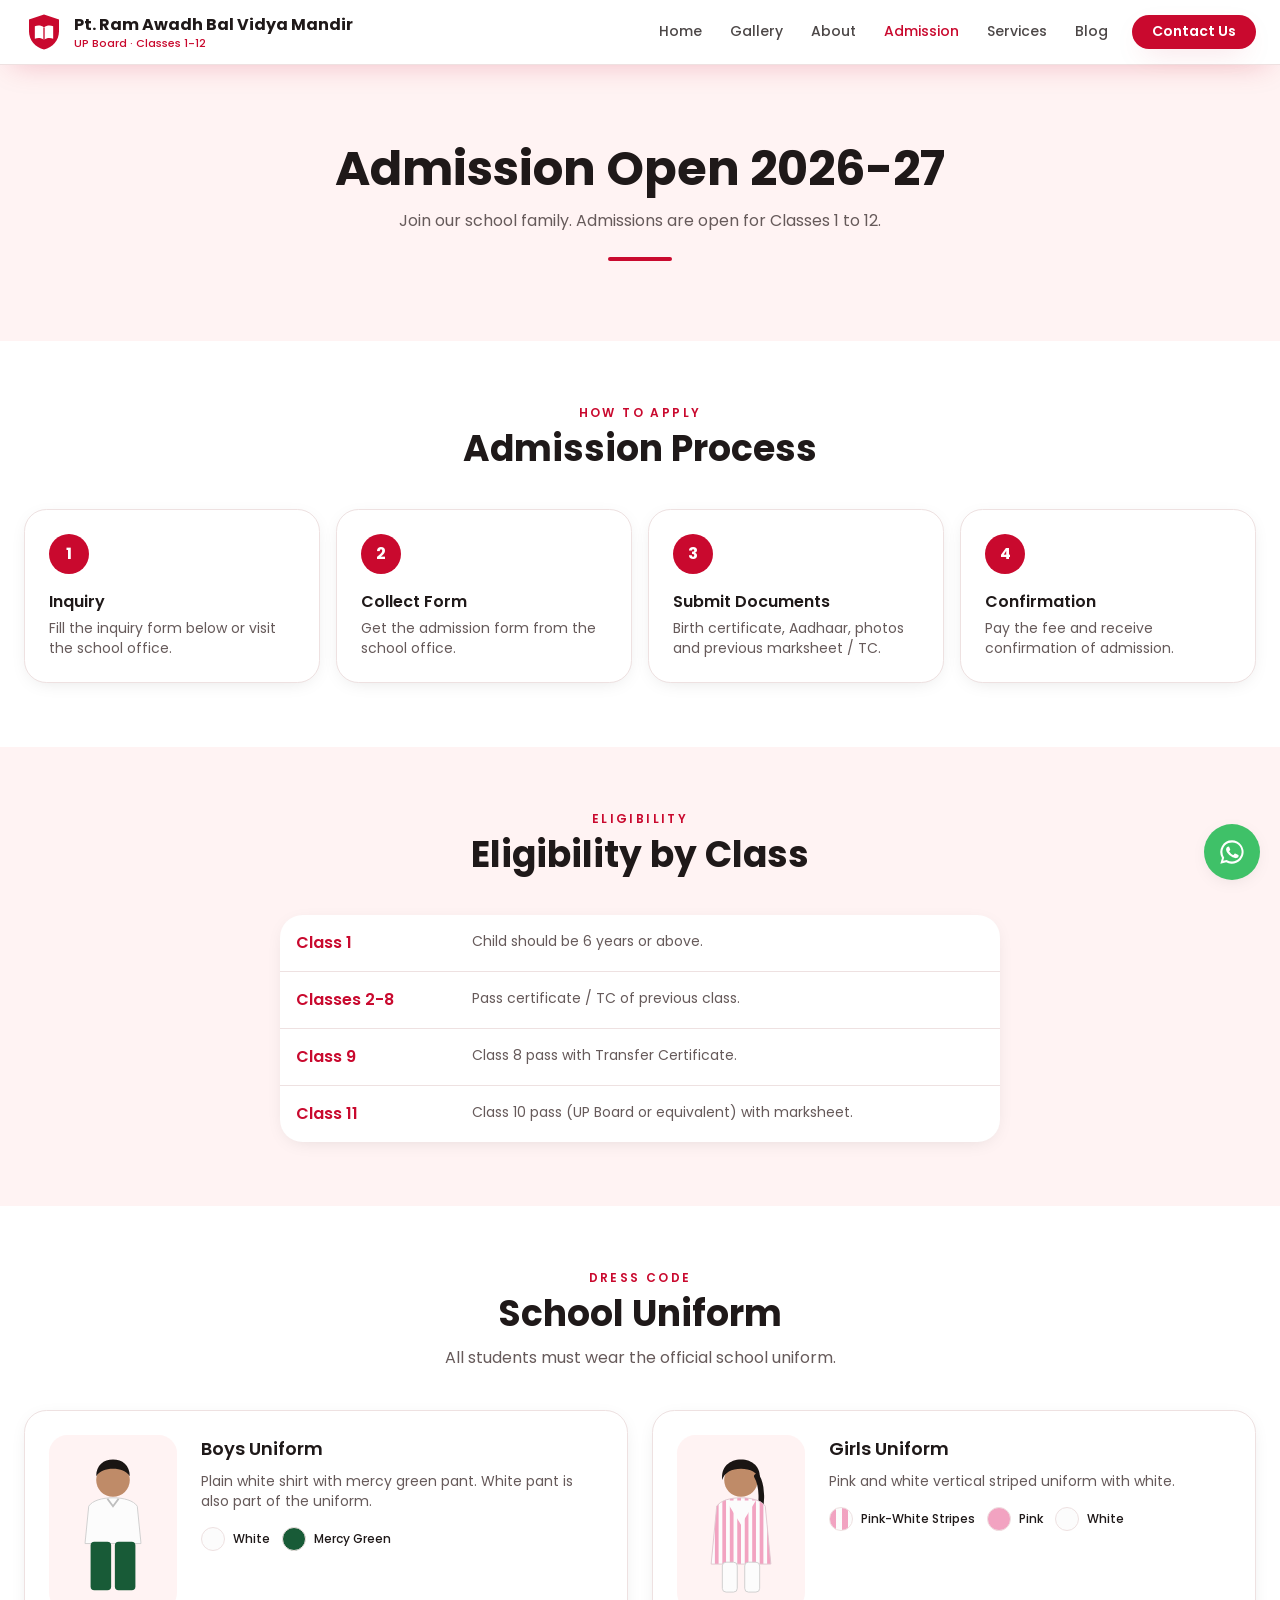
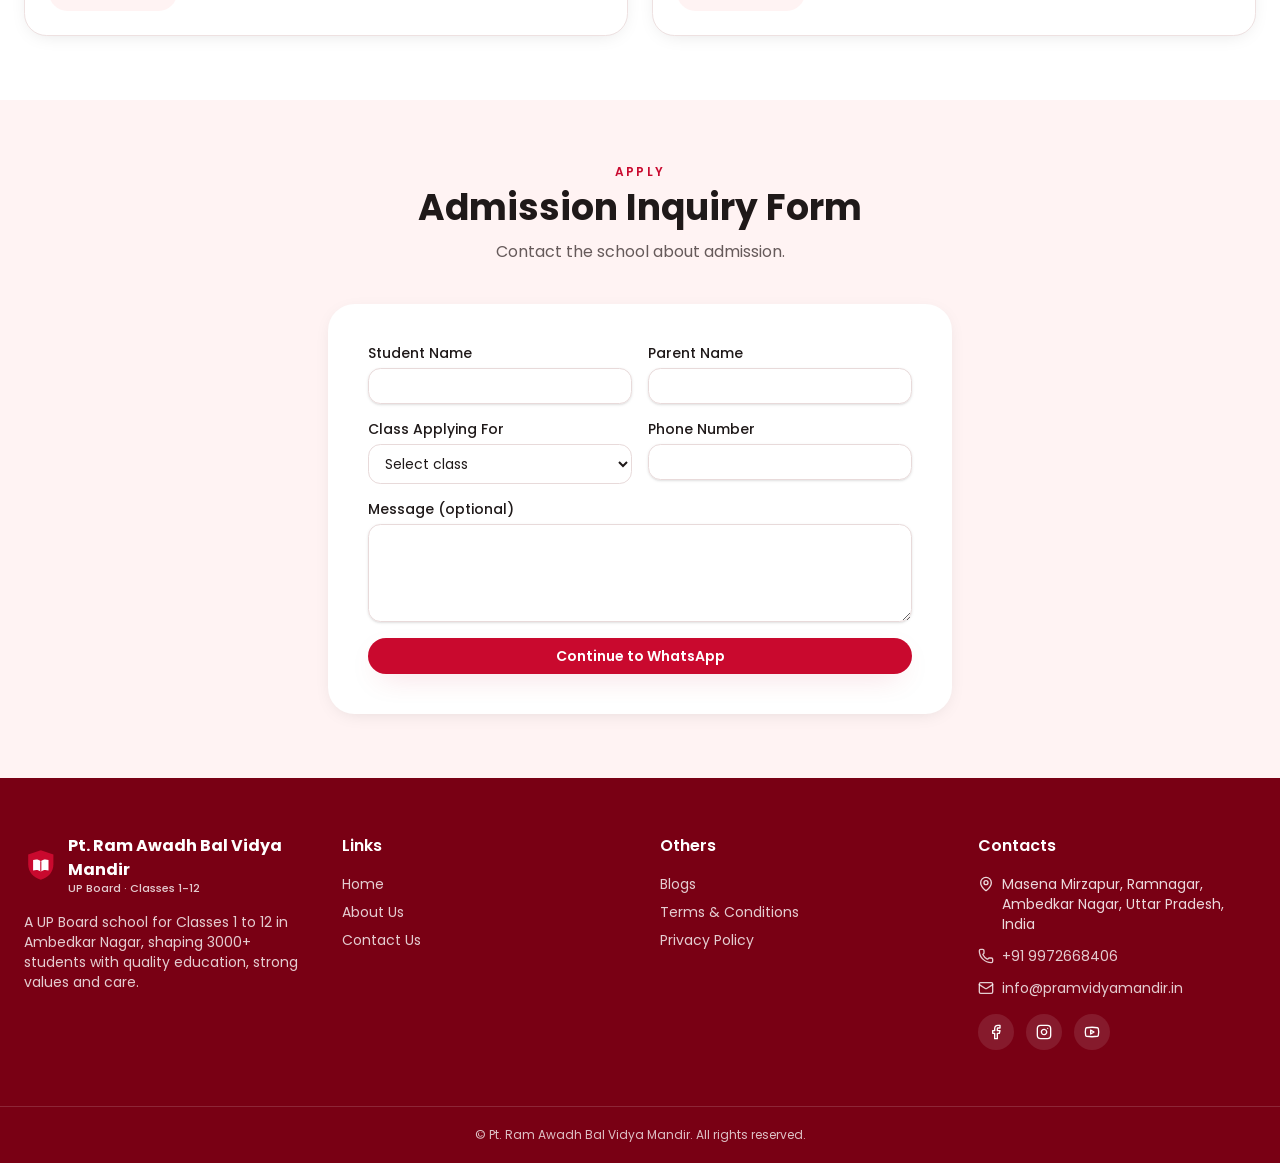
<file: admission.html>
<!doctype html>
<html lang="en">
  <head>
    <meta charset="utf-8" />
    <meta name="viewport" content="width=device-width, initial-scale=1" />
    <title>Admission 2026-27 — Pt. Ram Awadh Bal Vidya Mandir</title>
    <meta
      name="description"
      content="Admission process, eligibility, school uniform and inquiry form for Classes 1-12, UP Board."
    />
    <meta name="theme-color" content="#c8102e" />
    <meta property="og:type" content="website" />
    <meta
      property="og:title"
      content="Admission Open — Pt. Ram Awadh Bal Vidya Mandir"
    />
    <meta
      property="og:description"
      content="Apply for admission to Classes 1-12 in Ambedkar Nagar."
    />
    <!-- FAVICON: browser tab icons (files are in the favicon folder) -->
    <meta name="twitter:card" content="summary_large_image" />

    <link rel="icon" href="favicon/favicon.ico" sizes="any" />
    <link rel="icon" href="favicon/favicon.svg" type="image/svg+xml" />
    <link
      rel="icon"
      href="favicon/favicon-32x32.png"
      sizes="32x32"
      type="image/png"
    />
    <link
      rel="icon"
      href="favicon/favicon-16x16.png"
      sizes="16x16"
      type="image/png"
    />
    <link rel="apple-touch-icon" href="favicon/apple-touch-icon.png" />
    <link rel="manifest" href="favicon/site.webmanifest" />

    <link rel="preconnect" href="https://fonts.googleapis.com" />
    <link rel="preconnect" href="https://fonts.gstatic.com" crossorigin />
    <link
      rel="stylesheet"
      href="https://fonts.googleapis.com/css2?family=Poppins:wght@400;500;600;700;800&display=swap"
    />
    <!-- STYLES: base = colours and fonts, components = header/footer/buttons, then page styles. Edit colours in css/base.css -->
    <link rel="stylesheet" href="css/base.css" />
    <link rel="stylesheet" href="css/components.css" />
    <link rel="stylesheet" href="css/pages.css" />
  </head>
  <body data-page="admission">
    <div class="layout">
      <!-- HEADER: the menu is built by js/layout.js. To change menu links edit js/config.js (nav) -->
      <header id="site-header"></header>

      <main>
        <!-- PAGE BANNER -->
        <section class="page-hero">
          <div class="container">
            <h1>Admission Open 2026-27</h1>
            <p>
              Join our school family. Admissions are open for Classes 1 to 12.
            </p>
            <div class="page-hero__bar"></div>
          </div>
        </section>

        <!-- ADMISSION PROCESS: 4 steps -->
        <section class="container section">
          <div class="section-title">
            <p class="eyebrow">How to apply</p>
            <h2>Admission Process</h2>
          </div>
          <div class="step-grid">
            <div class="reveal" data-delay="0">
              <div class="card step">
                <span class="step__num">1</span>
                <h3>Inquiry</h3>
                <p>Fill the inquiry form below or visit the school office.</p>
              </div>
            </div>
            <div class="reveal" data-delay="80">
              <div class="card step">
                <span class="step__num">2</span>
                <h3>Collect Form</h3>
                <p>Get the admission form from the school office.</p>
              </div>
            </div>
            <div class="reveal" data-delay="160">
              <div class="card step">
                <span class="step__num">3</span>
                <h3>Submit Documents</h3>
                <p>
                  Birth certificate, Aadhaar, photos and previous marksheet /
                  TC.
                </p>
              </div>
            </div>
            <div class="reveal" data-delay="240">
              <div class="card step">
                <span class="step__num">4</span>
                <h3>Confirmation</h3>
                <p>Pay the fee and receive confirmation of admission.</p>
              </div>
            </div>
          </div>
        </section>

        <section class="section section--tint">
          <div class="container container--narrow">
            <div class="section-title">
              <p class="eyebrow">Eligibility</p>
              <h2>Eligibility by Class</h2>
            </div>
            <div class="card eligibility">
              <div class="eligibility__row">
                <strong>Class 1</strong
                ><span>Child should be 6 years or above.</span>
              </div>
              <div class="eligibility__row">
                <strong>Classes 2-8</strong
                ><span>Pass certificate / TC of previous class.</span>
              </div>
              <div class="eligibility__row">
                <strong>Class 9</strong
                ><span>Class 8 pass with Transfer Certificate.</span>
              </div>
              <div class="eligibility__row">
                <strong>Class 11</strong
                ><span
                  >Class 10 pass (UP Board or equivalent) with marksheet.</span
                >
              </div>
            </div>
          </div>
        </section>

        <!-- SCHOOL UNIFORM: boys and girls (the drawings are made by js/pages.js) -->
        <section class="container section">
          <div class="section-title">
            <p class="eyebrow">Dress Code</p>
            <h2>School Uniform</h2>
            <p>All students must wear the official school uniform.</p>
          </div>
          <div class="uniform-grid">
            <div class="reveal">
              <div class="card uniform">
                <div class="uniform__figure" data-figure="boy"></div>
                <div>
                  <h3>Boys Uniform</h3>
                  <p>
                    Plain white shirt with mercy green pant. White pant is also
                    part of the uniform.
                  </p>
                  <div class="swatches">
                    <span class="swatch"><i class="white"></i> White</span
                    ><span class="swatch"
                      ><i class="green"></i> Mercy Green</span
                    >
                  </div>
                </div>
              </div>
            </div>
            <div class="reveal" data-delay="100">
              <div class="card uniform">
                <div class="uniform__figure" data-figure="girl"></div>
                <div>
                  <h3>Girls Uniform</h3>
                  <p>Pink and white vertical striped uniform with white.</p>
                  <div class="swatches">
                    <span class="swatch"
                      ><i class="stripes"></i> Pink-White Stripes</span
                    ><span class="swatch"><i class="pink"></i> Pink</span
                    ><span class="swatch"><i class="white"></i> White</span>
                  </div>
                </div>
              </div>
            </div>
          </div>
        </section>

        <!-- INQUIRY FORM: checks the fields and opens WhatsApp (see js/forms.js). Class list is the <select> below -->
        <section class="section section--tint" id="inquiry">
          <div class="container container--form">
            <div class="section-title">
              <p class="eyebrow">Apply</p>
              <h2>Admission Inquiry Form</h2>
              <p>Contact the school about admission.</p>
            </div>
            <div class="inquiry">
              <form class="form form--2col" data-form="admission" novalidate>
                <div class="field">
                  <label for="student_name">Student Name</label
                  ><input
                    class="field__control"
                    id="student_name"
                    name="student_name"
                    maxlength="100"
                  />
                  <p class="field__error" data-error="student_name"></p>
                </div>
                <div class="field">
                  <label for="parent_name">Parent Name</label
                  ><input
                    class="field__control"
                    id="parent_name"
                    name="parent_name"
                    maxlength="100"
                  />
                  <p class="field__error" data-error="parent_name"></p>
                </div>
                <div class="field">
                  <label for="class_applying">Class Applying For</label>
                  <select
                    class="field__control"
                    id="class_applying"
                    name="class_applying"
                  >
                    <option value="" disabled selected>Select class</option>
                    <option>Class 1</option>
                    <option>Class 2</option>
                    <option>Class 3</option>
                    <option>Class 4</option>
                    <option>Class 5</option>
                    <option>Class 6</option>
                    <option>Class 7</option>
                    <option>Class 8</option>
                    <option>Class 9</option>
                    <option>Class 10</option>
                    <option>Class 11</option>
                    <option>Class 12</option>
                  </select>
                  <p class="field__error" data-error="class_applying"></p>
                </div>
                <div class="field">
                  <label for="phone">Phone Number</label
                  ><input
                    class="field__control"
                    id="phone"
                    name="phone"
                    type="tel"
                    inputmode="tel"
                    maxlength="15"
                  />
                  <p class="field__error" data-error="phone"></p>
                </div>
                <div class="field form__full">
                  <label for="message">Message (optional)</label
                  ><textarea
                    class="field__control"
                    id="message"
                    name="message"
                    rows="4"
                    maxlength="1000"
                  ></textarea>
                  <p class="field__error" data-error="message"></p>
                </div>
                <button class="form__submit form__full" type="submit">
                  Continue to WhatsApp
                </button>
              </form>
              <div class="form-done" data-form-done="admission" hidden>
                <svg class="icon" aria-hidden="true">
                  <use href="assets/icons/sprite.svg#circle-check"></use>
                </svg>
                <h3>Your WhatsApp inquiry draft is ready.</h3>
                <p>
                  Your inquiry has not been sent yet. Send the draft in WhatsApp
                  to contact the school.
                </p>
                <button type="button">Submit another inquiry</button>
              </div>
            </div>
          </div>
        </section>
      </main>

      <!-- FOOTER: built by js/layout.js. To change address, phone or email edit js/config.js (school) -->
      <footer id="site-footer"></footer>
      <!-- SCRIPTS: keep this order. config.js (all content) first, then layout.js, main.js, then this page's own script -->
    </div>

    <script src="js/config.js"></script>
    <script src="js/layout.js"></script>
    <script src="js/main.js"></script>
    <script src="js/pages.js"></script>
    <script src="js/forms.js"></script>
  </body>
  <!-- ELIGIBILITY table: one row per class group -->
</html>
</file>
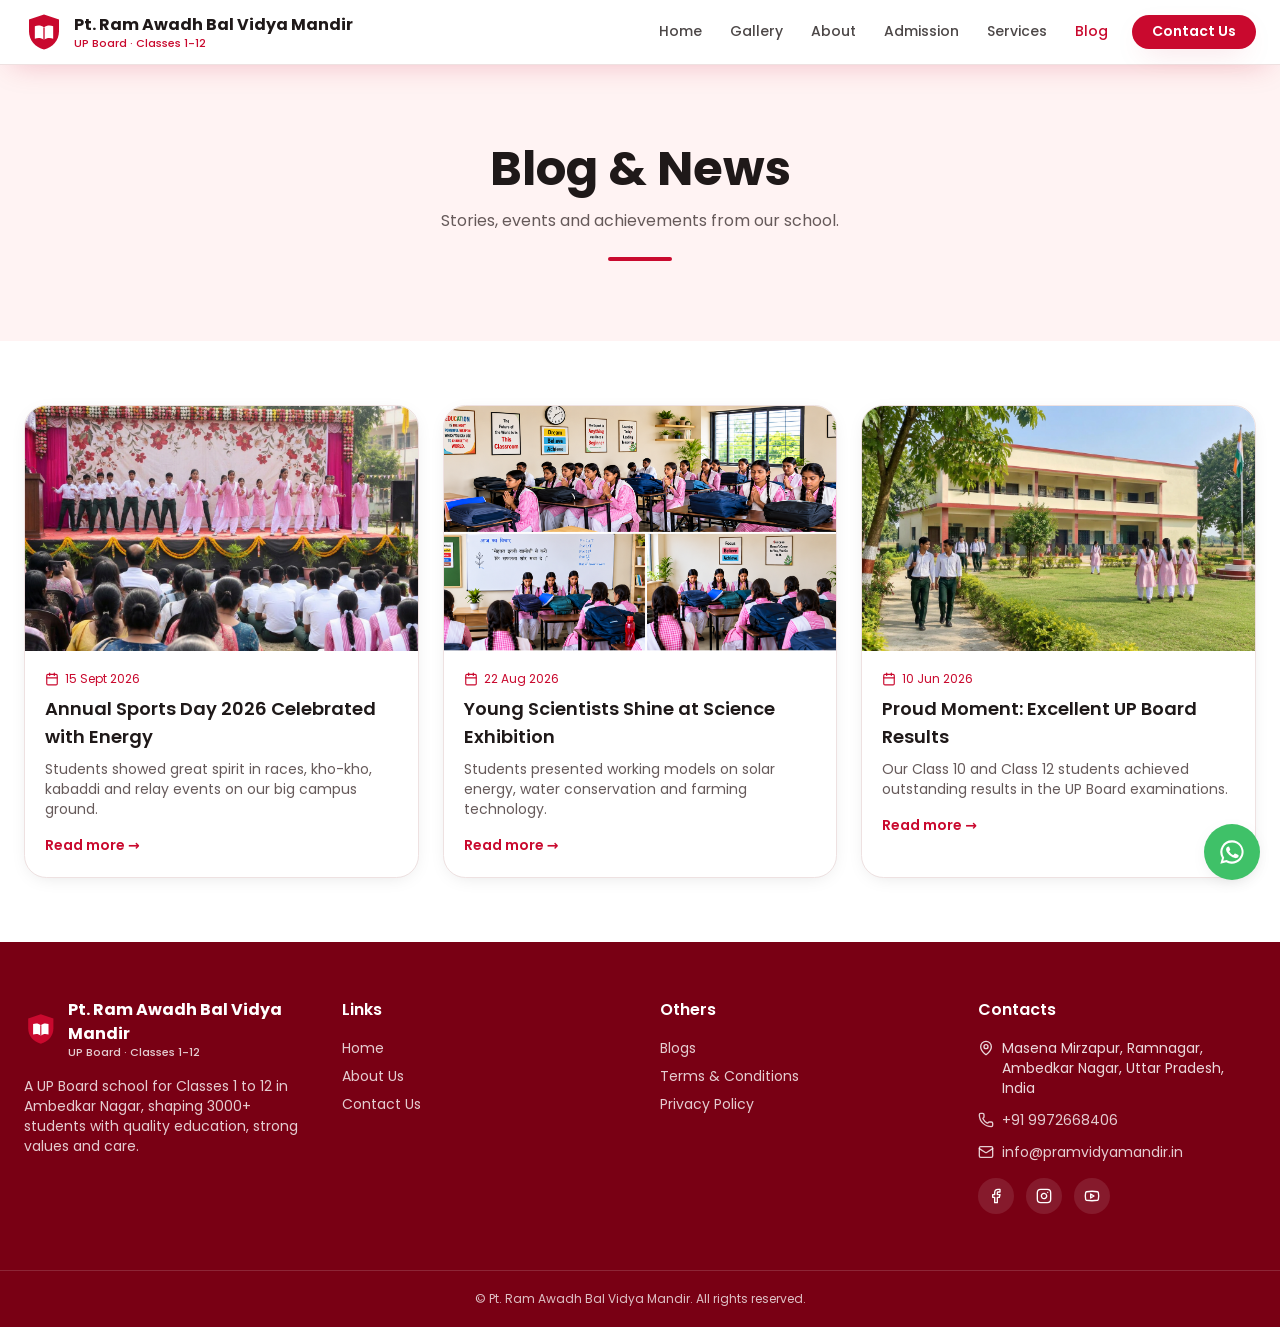
<file: blog.html>
<!DOCTYPE html>
<html lang="en">
<head>
  <meta charset="utf-8">
  <meta name="viewport" content="width=device-width, initial-scale=1">
  <title>Blog &amp; News — Pt. Ram Awadh Bal Vidya Mandir</title>
  <meta name="description" content="Latest news, events and achievements from our school in Ambedkar Nagar.">
  <meta name="theme-color" content="#c8102e">
  <meta property="og:type" content="website">
  <meta property="og:title" content="Blog &amp; News — Pt. Ram Awadh Bal Vidya Mandir">
  <meta property="og:description" content="School news, events and achievements.">
  <!-- FAVICON: browser tab icons (files are in the favicon folder) -->
  <meta name="twitter:card" content="summary_large_image">

  <link rel="icon" href="favicon/favicon.ico" sizes="any">
  <link rel="icon" href="favicon/favicon.svg" type="image/svg+xml">
  <link rel="icon" href="favicon/favicon-32x32.png" sizes="32x32" type="image/png">
  <link rel="icon" href="favicon/favicon-16x16.png" sizes="16x16" type="image/png">
  <link rel="apple-touch-icon" href="favicon/apple-touch-icon.png">
  <link rel="manifest" href="favicon/site.webmanifest">

  <link rel="preconnect" href="https://fonts.googleapis.com">
  <link rel="preconnect" href="https://fonts.gstatic.com" crossorigin>
  <link rel="stylesheet" href="https://fonts.googleapis.com/css2?family=Poppins:wght@400;500;600;700;800&display=swap">
  <!-- STYLES: base = colours and fonts, components = header/footer/buttons, then page styles. Edit colours in css/base.css -->
  <link rel="stylesheet" href="css/base.css">
  <link rel="stylesheet" href="css/components.css">
  <link rel="stylesheet" href="css/pages.css">
</head>
<body data-page="blog">
<div class="layout">
  <!-- HEADER: the menu is built by js/layout.js. To change menu links edit js/config.js (nav) -->
  <header id="site-header"></header>

  <main>
    <!-- PAGE BANNER -->
    <section class="page-hero">
      <div class="container">
        <h1>Blog &amp; News</h1>
        <p>Stories, events and achievements from our school.</p>
        <div class="page-hero__bar"></div>
      </div>
    </section>

    <!-- BLOG CARDS: built by js/blog.js from js/config.js (posts). Add a new post there -->
    <section class="container section">
      <div class="post-grid" id="post-grid"></div>
    </section>
  </main>

  <!-- FOOTER: built by js/layout.js. To change address, phone or email edit js/config.js (school) -->
  <footer id="site-footer"></footer>
<!-- SCRIPTS: keep this order. config.js (all content) first, then layout.js, main.js, then this page's own script -->
</div>

<script src="js/config.js"></script>
<script src="js/layout.js"></script>
<script src="js/main.js"></script>
<script src="js/blog.js"></script>
</body>
</html>
</file>
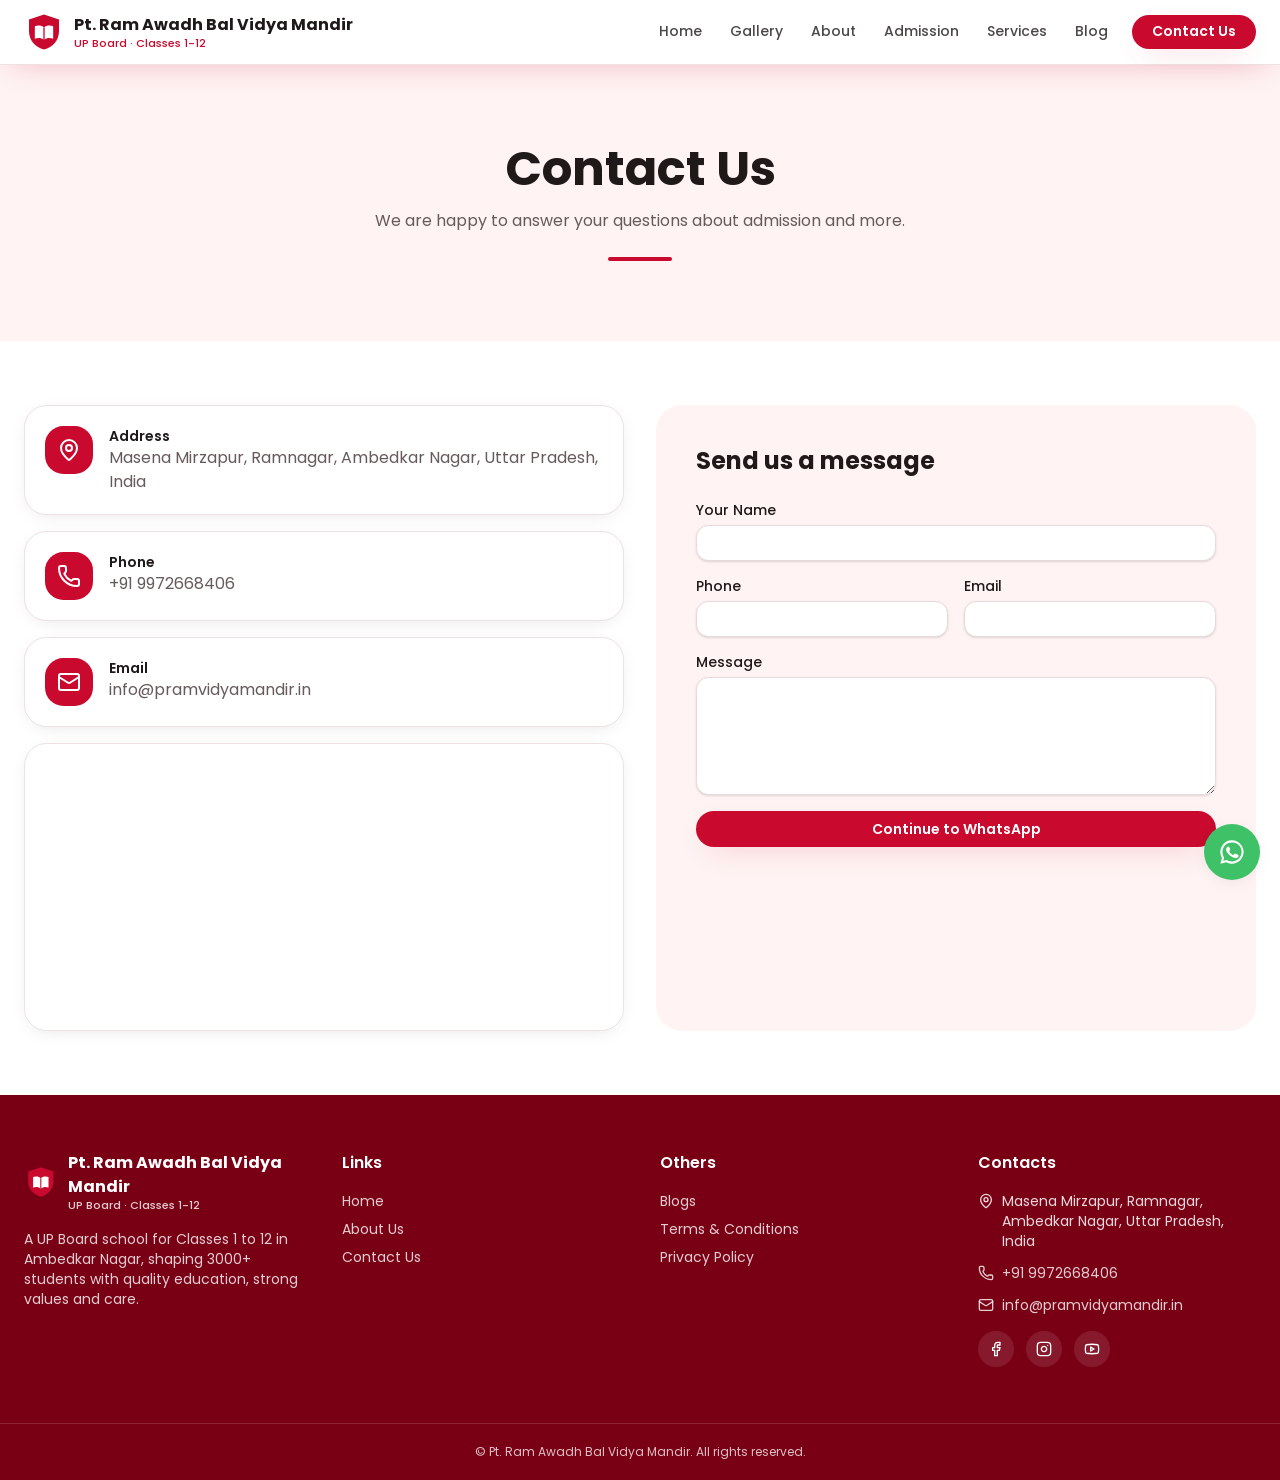
<file: contact.html>
<!doctype html>
<html lang="en">
  <head>
    <meta charset="utf-8" />
    <meta name="viewport" content="width=device-width, initial-scale=1" />
    <title>Contact Us — Pt. Ram Awadh Bal Vidya Mandir</title>
    <meta
      name="description"
      content="Address, phone, email and map for Pt. Ram Awadh Bal Vidya Mandir, Masena Mirzapur, Ramnagar, Ambedkar Nagar."
    />
    <meta name="theme-color" content="#c8102e" />
    <meta property="og:type" content="website" />
    <meta
      property="og:title"
      content="Contact Us — Pt. Ram Awadh Bal Vidya Mandir"
    />
    <meta
      property="og:description"
      content="Get in touch with our school in Ambedkar Nagar."
    />
    <!-- FAVICON: browser tab icons (files are in the favicon folder) -->
    <meta name="twitter:card" content="summary_large_image" />

    <link rel="icon" href="favicon/favicon.ico" sizes="any" />
    <link rel="icon" href="favicon/favicon.svg" type="image/svg+xml" />
    <link
      rel="icon"
      href="favicon/favicon-32x32.png"
      sizes="32x32"
      type="image/png"
    />
    <link
      rel="icon"
      href="favicon/favicon-16x16.png"
      sizes="16x16"
      type="image/png"
    />
    <link rel="apple-touch-icon" href="favicon/apple-touch-icon.png" />
    <link rel="manifest" href="favicon/site.webmanifest" />

    <link rel="preconnect" href="https://fonts.googleapis.com" />
    <link rel="preconnect" href="https://fonts.gstatic.com" crossorigin />
    <link
      rel="stylesheet"
      href="https://fonts.googleapis.com/css2?family=Poppins:wght@400;500;600;700;800&display=swap"
    />
    <!-- STYLES: base = colours and fonts, components = header/footer/buttons, then page styles. Edit colours in css/base.css -->
    <link rel="stylesheet" href="css/base.css" />
    <link rel="stylesheet" href="css/components.css" />
    <link rel="stylesheet" href="css/pages.css" />
  </head>
  <body data-page="contact">
    <div class="layout">
      <!-- HEADER: the menu is built by js/layout.js. To change menu links edit js/config.js (nav) -->
      <header id="site-header"></header>

      <main>
        <!-- PAGE BANNER -->
        <section class="page-hero">
          <div class="container">
            <h1>Contact Us</h1>
            <p>
              We are happy to answer your questions about admission and more.
            </p>
            <div class="page-hero__bar"></div>
          </div>
        </section>

        <!-- CONTACT: left = address/phone/email cards + map (from js/config.js), right = message form (opens WhatsApp, see js/forms.js) -->
        <section class="container section contact-grid">
          <div class="contact-info" id="contact-info"></div>

          <div class="form-panel">
            <h2>Send us a message</h2>
            <form class="form form--mt" data-form="contact" novalidate>
              <div class="field">
                <label for="name">Your Name</label
                ><input
                  class="field__control"
                  id="name"
                  name="name"
                  maxlength="100"
                />
                <p class="field__error" data-error="name"></p>
              </div>
              <div class="form__row">
                <div class="field">
                  <label for="phone">Phone</label
                  ><input
                    class="field__control"
                    id="phone"
                    name="phone"
                    type="tel"
                    maxlength="20"
                  />
                  <p class="field__error" data-error="phone"></p>
                </div>
                <div class="field">
                  <label for="email">Email</label
                  ><input
                    class="field__control"
                    id="email"
                    name="email"
                    type="email"
                    maxlength="255"
                  />
                  <p class="field__error" data-error="email"></p>
                </div>
              </div>
              <div class="field">
                <label for="message">Message</label
                ><textarea
                  class="field__control"
                  id="message"
                  name="message"
                  rows="5"
                  maxlength="1000"
                ></textarea>
                <p class="field__error" data-error="message"></p>
              </div>
              <button class="form__submit" type="submit">
                Continue to WhatsApp
              </button>
            </form>
            <!-- SUCCESS MESSAGE: shown after the form is submitted (hidden until then) -->
            <div
              class="form-done form-done--contact"
              data-form-done="contact"
              hidden
            >
              <svg class="icon" aria-hidden="true">
                <use href="assets/icons/sprite.svg#circle-check"></use>
              </svg>
              <p class="form-done__title">Your WhatsApp draft is ready.</p>
              <p>
                Your message has not been sent yet. Send the draft in WhatsApp
                to contact the school.
              </p>
              <button type="button">Send another message</button>
            </div>
          </div>
        </section>
      </main>

      <!-- FOOTER: built by js/layout.js. To change address, phone or email edit js/config.js (school) -->
      <footer id="site-footer"></footer>
      <!-- SCRIPTS: keep this order. config.js (all content) first, then layout.js, main.js, then this page's own script -->
    </div>

    <script src="js/config.js"></script>
    <script src="js/layout.js"></script>
    <script src="js/main.js"></script>
    <script src="js/pages.js"></script>
    <script src="js/forms.js"></script>
  </body>
</html>
</file>
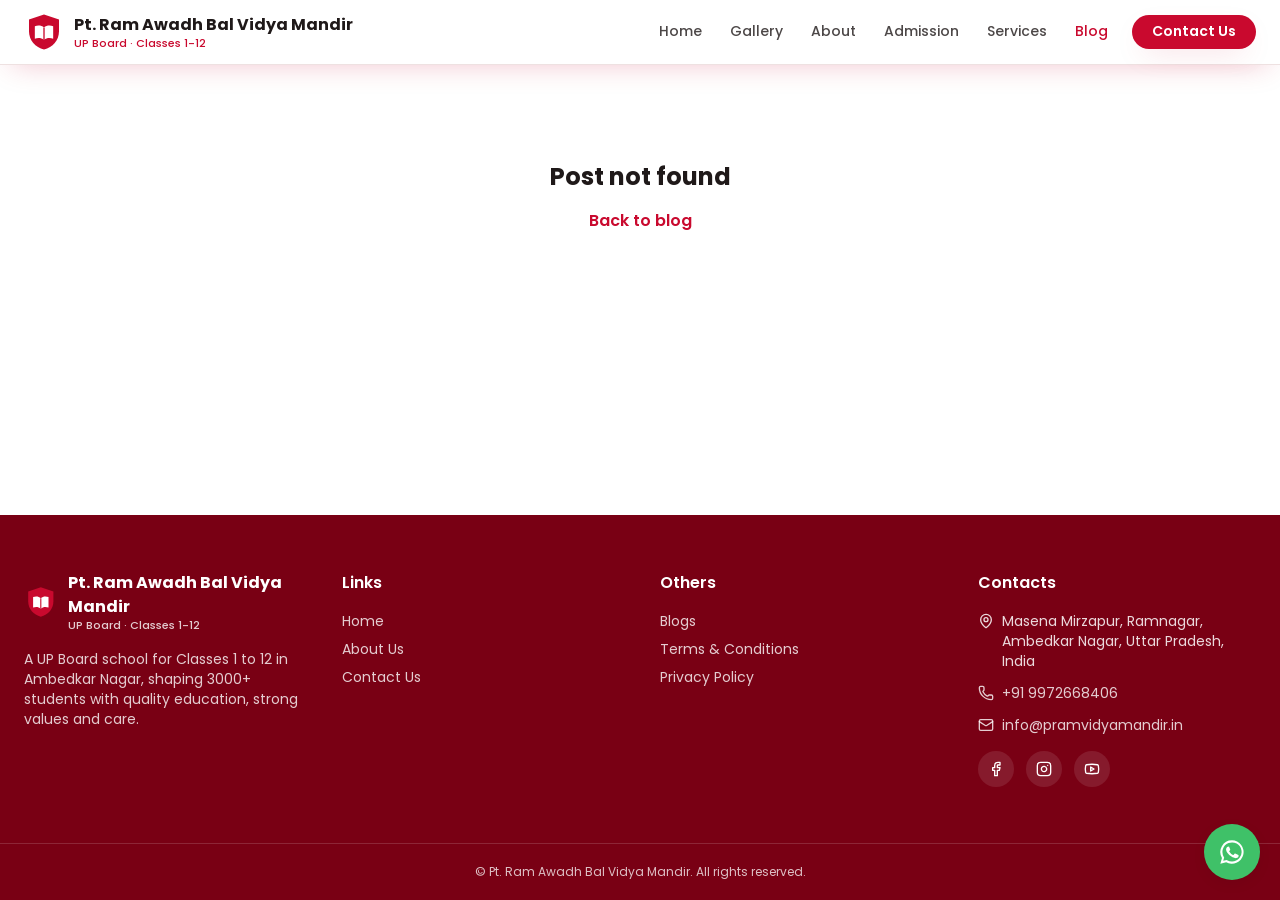
<file: post.html>
<!doctype html>
<html lang="en">
  <head>
    <meta charset="utf-8" />
    <meta name="viewport" content="width=device-width, initial-scale=1" />
    <title>School News — Pt. Ram Awadh Bal Vidya Mandir</title>
    <meta
      name="description"
      content="Read the latest story from Pt. Ram Awadh Bal Vidya Mandir, Ambedkar Nagar."
    />
    <meta name="theme-color" content="#c8102e" />
    <meta property="og:type" content="article" />
    <meta
      property="og:title"
      content="School News — Pt. Ram Awadh Bal Vidya Mandir"
    />
    <meta
      property="og:description"
      content="News and events from our school."
    />
    <!-- FAVICON: browser tab icons (files are in the favicon folder) -->
    <meta name="twitter:card" content="summary_large_image" />

    <link rel="icon" href="favicon/favicon.ico" sizes="any" />
    <link rel="icon" href="favicon/favicon.svg" type="image/svg+xml" />
    <link
      rel="icon"
      href="favicon/favicon-32x32.png"
      sizes="32x32"
      type="image/png"
    />
    <link
      rel="icon"
      href="favicon/favicon-16x16.png"
      sizes="16x16"
      type="image/png"
    />
    <link rel="apple-touch-icon" href="favicon/apple-touch-icon.png" />
    <link rel="manifest" href="favicon/site.webmanifest" />

    <link rel="preconnect" href="https://fonts.googleapis.com" />
    <link rel="preconnect" href="https://fonts.gstatic.com" crossorigin />
    <link
      rel="stylesheet"
      href="https://fonts.googleapis.com/css2?family=Poppins:wght@400;500;600;700;800&display=swap"
    />
    <!-- STYLES: base = colours and fonts, components = header/footer/buttons, then page styles. Edit colours in css/base.css -->
    <link rel="stylesheet" href="css/base.css" />
    <link rel="stylesheet" href="css/components.css" />
    <link rel="stylesheet" href="css/pages.css" />
  </head>
  <body data-page="blog">
    <div class="layout">
      <!-- HEADER: the menu is built by js/layout.js. To change menu links edit js/config.js (nav) -->
      <header id="site-header"></header>

      <main>
        <!-- SINGLE BLOG POST: filled by js/blog.js using the ?slug= part of the link -->
        <div id="post"></div>
      </main>

      <!-- FOOTER: built by js/layout.js. To change address, phone or email edit js/config.js (school) -->
      <footer id="site-footer"></footer>
      <!-- SCRIPTS: keep this order. config.js (all content) first, then layout.js, main.js, then this page's own script -->
    </div>

    <script src="js/config.js"></script>
    <script src="js/layout.js"></script>
    <script src="js/main.js"></script>
    <script src="js/blog.js"></script>
  </body>
</html>
</file>
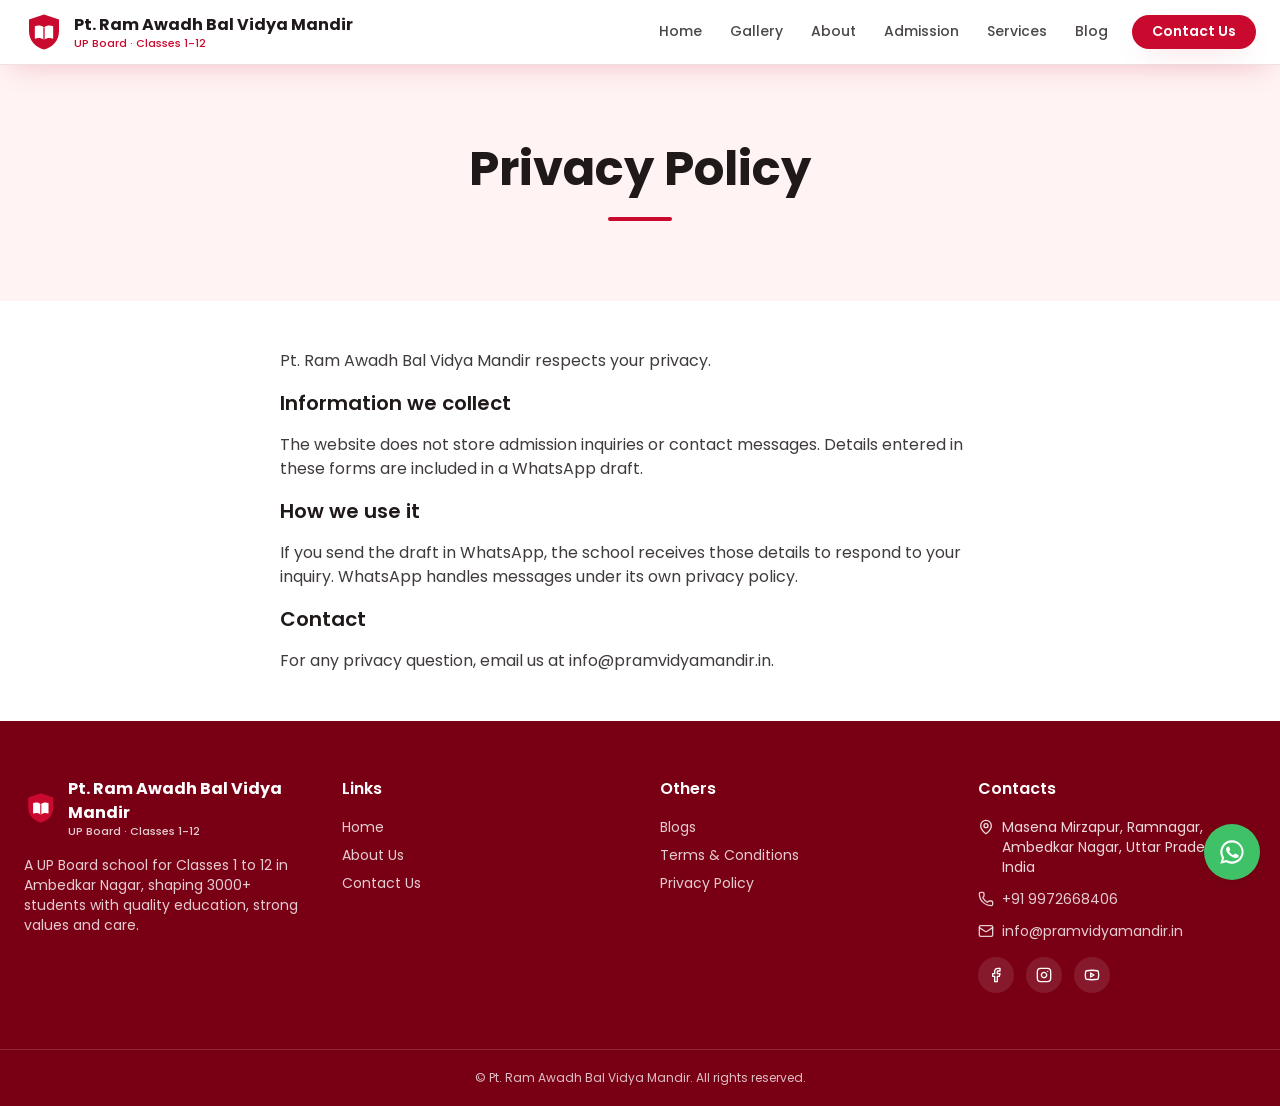
<file: privacy.html>
<!doctype html>
<html lang="en">
  <head>
    <meta charset="utf-8" />
    <meta name="viewport" content="width=device-width, initial-scale=1" />
    <title>Privacy Policy — Pt. Ram Awadh Bal Vidya Mandir</title>
    <meta
      name="description"
      content="How the school collects and uses information submitted through this website."
    />
    <meta name="theme-color" content="#c8102e" />
    <meta property="og:type" content="website" />
    <meta
      property="og:title"
      content="Privacy Policy — Pt. Ram Awadh Bal Vidya Mandir"
    />
    <meta property="og:description" content="Our website privacy policy." />
    <!-- FAVICON: browser tab icons (files are in the favicon folder) -->
    <meta name="twitter:card" content="summary_large_image" />

    <link rel="icon" href="favicon/favicon.ico" sizes="any" />
    <link rel="icon" href="favicon/favicon.svg" type="image/svg+xml" />
    <link
      rel="icon"
      href="favicon/favicon-32x32.png"
      sizes="32x32"
      type="image/png"
    />
    <link
      rel="icon"
      href="favicon/favicon-16x16.png"
      sizes="16x16"
      type="image/png"
    />
    <link rel="apple-touch-icon" href="favicon/apple-touch-icon.png" />
    <link rel="manifest" href="favicon/site.webmanifest" />

    <link rel="preconnect" href="https://fonts.googleapis.com" />
    <link rel="preconnect" href="https://fonts.gstatic.com" crossorigin />
    <link
      rel="stylesheet"
      href="https://fonts.googleapis.com/css2?family=Poppins:wght@400;500;600;700;800&display=swap"
    />
    <!-- STYLES: base = colours and fonts, components = header/footer/buttons, then page styles. Edit colours in css/base.css -->
    <link rel="stylesheet" href="css/base.css" />
    <link rel="stylesheet" href="css/components.css" />
    <link rel="stylesheet" href="css/pages.css" />
  </head>
  <body data-page="privacy">
    <div class="layout">
      <!-- HEADER: the menu is built by js/layout.js. To change menu links edit js/config.js (nav) -->
      <header id="site-header"></header>

      <main>
        <!-- PAGE BANNER -->
        <section class="page-hero">
          <div class="container">
            <h1>Privacy Policy</h1>
            <div class="page-hero__bar"></div>
          </div>
        </section>

        <!-- POLICY TEXT: edit the paragraphs and headings below -->
        <div class="container legal">
          <p>Pt. Ram Awadh Bal Vidya Mandir respects your privacy.</p>
          <h2>Information we collect</h2>
          <p>
            The website does not store admission inquiries or contact messages.
            Details entered in these forms are included in a WhatsApp draft.
          </p>
          <h2>How we use it</h2>
          <p>
            If you send the draft in WhatsApp, the school receives those details
            to respond to your inquiry. WhatsApp handles messages under its own
            privacy policy.
          </p>
          <h2>Contact</h2>
          <p>For any privacy question, email us at info@pramvidyamandir.in.</p>
        </div>
      </main>

      <!-- FOOTER: built by js/layout.js. To change address, phone or email edit js/config.js (school) -->
      <footer id="site-footer"></footer>
      <!-- SCRIPTS: keep this order. config.js (all content) first, then layout.js, main.js, then this page's own script -->
    </div>

    <script src="js/config.js"></script>
    <script src="js/layout.js"></script>
    <script src="js/main.js"></script>
  </body>
</html>
</file>
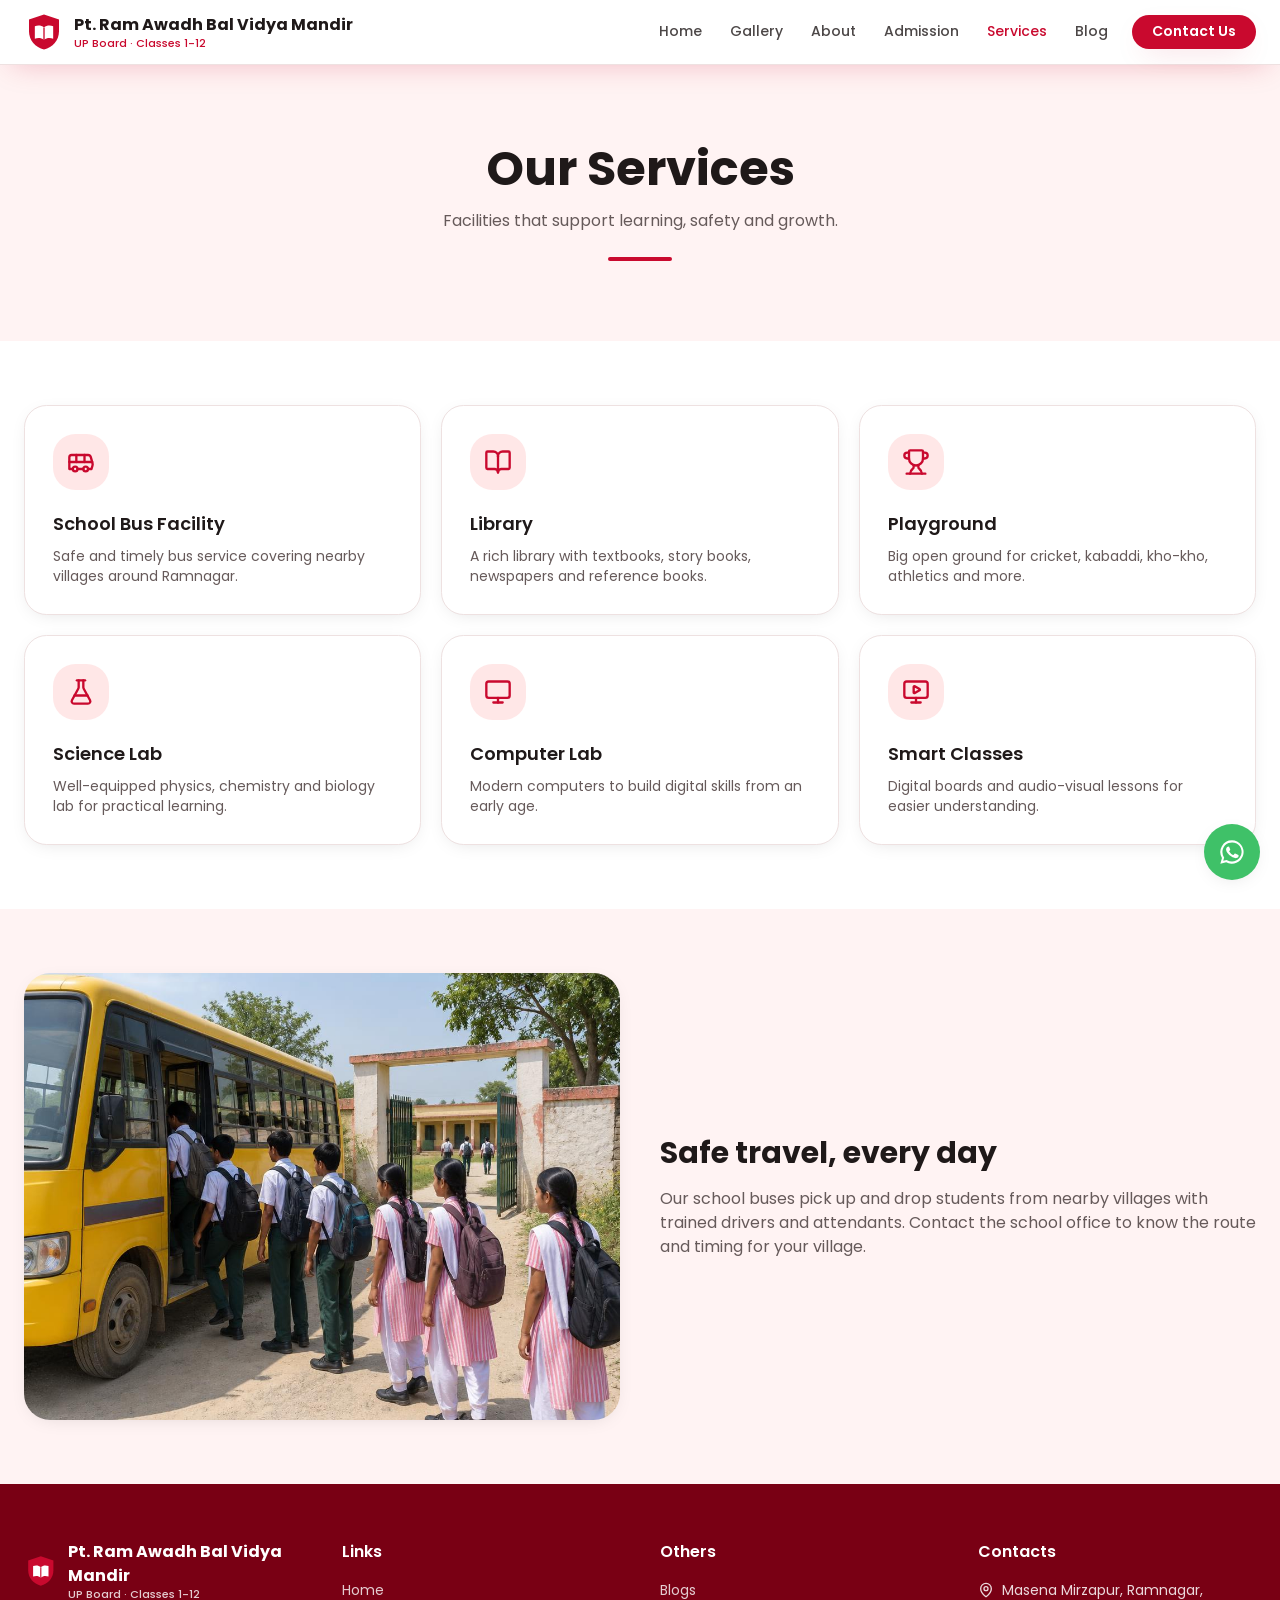
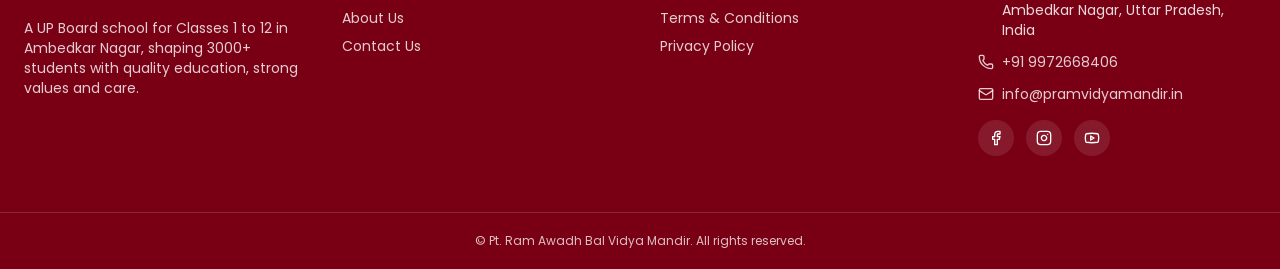
<file: services.html>
<!doctype html>
<html lang="en">
  <head>
    <meta charset="utf-8" />
    <meta name="viewport" content="width=device-width, initial-scale=1" />
    <title>Services & Facilities — Pt. Ram Awadh Bal Vidya Mandir</title>
    <meta
      name="description"
      content="School bus for nearby villages, library, playground, science lab, computer lab and smart classes."
    />
    <meta name="theme-color" content="#c8102e" />
    <meta property="og:type" content="website" />
    <meta
      property="og:title"
      content="Services & Facilities — Pt. Ram Awadh Bal Vidya Mandir"
    />
    <meta
      property="og:description"
      content="Bus, library, labs, playground and smart classes."
    />
    <!-- FAVICON: browser tab icons (files are in the favicon folder) -->
    <meta name="twitter:card" content="summary_large_image" />

    <link rel="icon" href="favicon/favicon.ico" sizes="any" />
    <link rel="icon" href="favicon/favicon.svg" type="image/svg+xml" />
    <link
      rel="icon"
      href="favicon/favicon-32x32.png"
      sizes="32x32"
      type="image/png"
    />
    <link
      rel="icon"
      href="favicon/favicon-16x16.png"
      sizes="16x16"
      type="image/png"
    />
    <link rel="apple-touch-icon" href="favicon/apple-touch-icon.png" />
    <link rel="manifest" href="favicon/site.webmanifest" />

    <link rel="preconnect" href="https://fonts.googleapis.com" />
    <link rel="preconnect" href="https://fonts.gstatic.com" crossorigin />
    <link
      rel="stylesheet"
      href="https://fonts.googleapis.com/css2?family=Poppins:wght@400;500;600;700;800&display=swap"
    />
    <!-- STYLES: base = colours and fonts, components = header/footer/buttons, then page styles. Edit colours in css/base.css -->
    <link rel="stylesheet" href="css/base.css" />
    <link rel="stylesheet" href="css/components.css" />
    <link rel="stylesheet" href="css/pages.css" />
  </head>
  <body data-page="services">
    <div class="layout">
      <!-- HEADER: the menu is built by js/layout.js. To change menu links edit js/config.js (nav) -->
      <header id="site-header"></header>

      <main>
        <!-- PAGE BANNER -->
        <section class="page-hero">
          <div class="container">
            <h1>Our Services</h1>
            <p>Facilities that support learning, safety and growth.</p>
            <div class="page-hero__bar"></div>
          </div>
        </section>

        <!-- SERVICE CARDS: to add a service copy one block starting with <div class=reveal> and change the icon name, title and text -->
        <section class="container section">
          <div class="service-grid">
            <div class="reveal" data-delay="0">
              <div class="card service">
                <div class="service__icon">
                  <svg class="icon" aria-hidden="true">
                    <use href="assets/icons/sprite.svg#bus"></use>
                  </svg>
                </div>
                <h3>School Bus Facility</h3>
                <p>
                  Safe and timely bus service covering nearby villages around
                  Ramnagar.
                </p>
              </div>
            </div>
            <div class="reveal" data-delay="80">
              <div class="card service">
                <div class="service__icon">
                  <svg class="icon" aria-hidden="true">
                    <use href="assets/icons/sprite.svg#book-open"></use>
                  </svg>
                </div>
                <h3>Library</h3>
                <p>
                  A rich library with textbooks, story books, newspapers and
                  reference books.
                </p>
              </div>
            </div>
            <div class="reveal" data-delay="160">
              <div class="card service">
                <div class="service__icon">
                  <svg class="icon" aria-hidden="true">
                    <use href="assets/icons/sprite.svg#trophy"></use>
                  </svg>
                </div>
                <h3>Playground</h3>
                <p>
                  Big open ground for cricket, kabaddi, kho-kho, athletics and
                  more.
                </p>
              </div>
            </div>
            <div class="reveal" data-delay="0">
              <div class="card service">
                <div class="service__icon">
                  <svg class="icon" aria-hidden="true">
                    <use href="assets/icons/sprite.svg#flask-conical"></use>
                  </svg>
                </div>
                <h3>Science Lab</h3>
                <p>
                  Well-equipped physics, chemistry and biology lab for practical
                  learning.
                </p>
              </div>
            </div>
            <div class="reveal" data-delay="80">
              <div class="card service">
                <div class="service__icon">
                  <svg class="icon" aria-hidden="true">
                    <use href="assets/icons/sprite.svg#monitor"></use>
                  </svg>
                </div>
                <h3>Computer Lab</h3>
                <p>
                  Modern computers to build digital skills from an early age.
                </p>
              </div>
            </div>
            <div class="reveal" data-delay="160">
              <div class="card service">
                <div class="service__icon">
                  <svg class="icon" aria-hidden="true">
                    <use href="assets/icons/sprite.svg#monitor-play"></use>
                  </svg>
                </div>
                <h3>Smart Classes</h3>
                <p>
                  Digital boards and audio-visual lessons for easier
                  understanding.
                </p>
              </div>
            </div>
          </div>
        </section>

        <!-- SCHOOL BUS photo + text -->
        <section class="section section--tint">
          <div class="container grid-2 service-feature">
            <div class="reveal">
              <img
                class="photo"
                src="assets/images/site/bus.jpg"
                alt="School bus"
                loading="lazy"
              />
            </div>
            <div class="reveal" data-delay="100">
              <h2 class="heading-sm">Safe travel, every day</h2>
              <p>
                Our school buses pick up and drop students from nearby villages
                with trained drivers and attendants. Contact the school office
                to know the route and timing for your village.
              </p>
            </div>
          </div>
        </section>
      </main>

      <!-- FOOTER: built by js/layout.js. To change address, phone or email edit js/config.js (school) -->
      <footer id="site-footer"></footer>
      <!-- SCRIPTS: keep this order. config.js (all content) first, then layout.js, main.js, then this page's own script -->
    </div>

    <script src="js/config.js"></script>
    <script src="js/layout.js"></script>
    <script src="js/main.js"></script>
  </body>
</html>
</file>
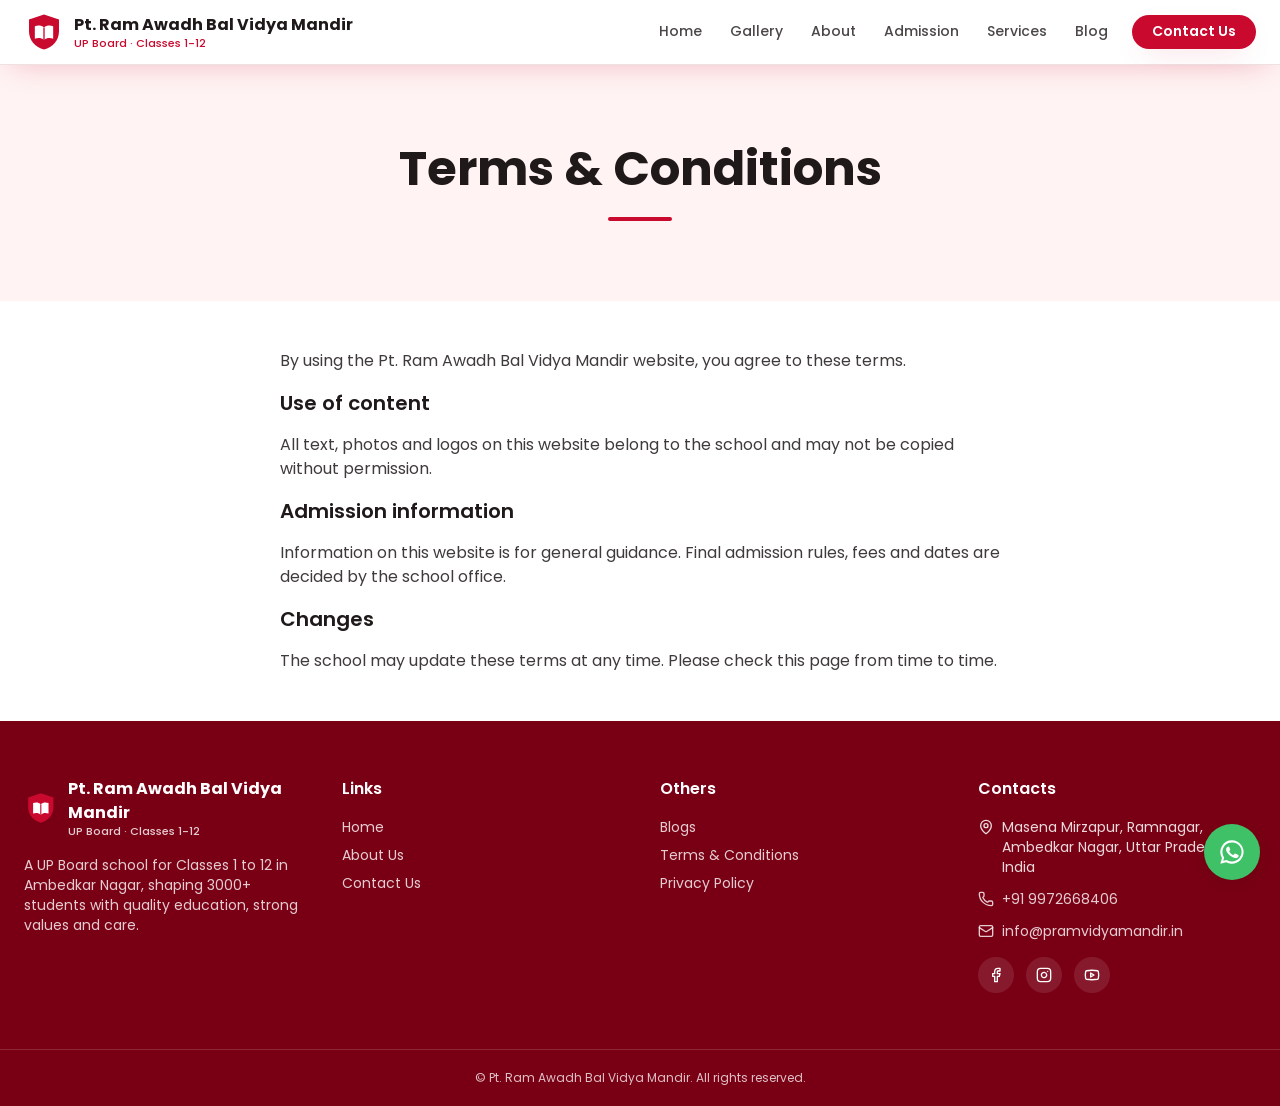
<file: terms.html>
<!doctype html>
<html lang="en">
  <head>
    <meta charset="utf-8" />
    <meta name="viewport" content="width=device-width, initial-scale=1" />
    <title>Terms & Conditions — Pt. Ram Awadh Bal Vidya Mandir</title>
    <meta
      name="description"
      content="Terms and conditions for using the school website."
    />
    <meta name="theme-color" content="#c8102e" />
    <meta property="og:type" content="website" />
    <meta
      property="og:title"
      content="Terms & Conditions — Pt. Ram Awadh Bal Vidya Mandir"
    />
    <meta property="og:description" content="Website terms and conditions." />
    <!-- FAVICON: browser tab icons (files are in the favicon folder) -->
    <meta name="twitter:card" content="summary_large_image" />

    <link rel="icon" href="favicon/favicon.ico" sizes="any" />
    <link rel="icon" href="favicon/favicon.svg" type="image/svg+xml" />
    <link
      rel="icon"
      href="favicon/favicon-32x32.png"
      sizes="32x32"
      type="image/png"
    />
    <link
      rel="icon"
      href="favicon/favicon-16x16.png"
      sizes="16x16"
      type="image/png"
    />
    <link rel="apple-touch-icon" href="favicon/apple-touch-icon.png" />
    <link rel="manifest" href="favicon/site.webmanifest" />

    <link rel="preconnect" href="https://fonts.googleapis.com" />
    <link rel="preconnect" href="https://fonts.gstatic.com" crossorigin />
    <link
      rel="stylesheet"
      href="https://fonts.googleapis.com/css2?family=Poppins:wght@400;500;600;700;800&display=swap"
    />
    <!-- STYLES: base = colours and fonts, components = header/footer/buttons, then page styles. Edit colours in css/base.css -->
    <link rel="stylesheet" href="css/base.css" />
    <link rel="stylesheet" href="css/components.css" />
    <link rel="stylesheet" href="css/pages.css" />
  </head>
  <body data-page="terms">
    <div class="layout">
      <!-- HEADER: the menu is built by js/layout.js. To change menu links edit js/config.js (nav) -->
      <header id="site-header"></header>

      <main>
        <!-- PAGE BANNER -->
        <section class="page-hero">
          <div class="container">
            <h1>Terms & Conditions</h1>
            <div class="page-hero__bar"></div>
          </div>
        </section>

        <!-- TERMS TEXT: edit the paragraphs and headings below -->
        <div class="container legal">
          <p>
            By using the Pt. Ram Awadh Bal Vidya Mandir website, you agree to
            these terms.
          </p>
          <h2>Use of content</h2>
          <p>
            All text, photos and logos on this website belong to the school and
            may not be copied without permission.
          </p>
          <h2>Admission information</h2>
          <p>
            Information on this website is for general guidance. Final admission
            rules, fees and dates are decided by the school office.
          </p>
          <h2>Changes</h2>
          <p>
            The school may update these terms at any time. Please check this
            page from time to time.
          </p>
        </div>
      </main>

      <!-- FOOTER: built by js/layout.js. To change address, phone or email edit js/config.js (school) -->
      <footer id="site-footer"></footer>
      <!-- SCRIPTS: keep this order. config.js (all content) first, then layout.js, main.js, then this page's own script -->
    </div>

    <script src="js/config.js"></script>
    <script src="js/layout.js"></script>
    <script src="js/main.js"></script>
  </body>
</html>
</file>
<file: css/base.css>
/* ==========================================================================
   base.css — design tokens, reset, layout helpers, animations
   Change colours/fonts here and the whole website updates.
   ========================================================================== */

:root {
  /* Brand colours */
  --primary: oklch(0.53 0.21 22);
  --primary-foreground: oklch(1 0 0);
  --primary-deep: oklch(0.36 0.15 22);

  /* Surfaces & text */
  --background: oklch(1 0 0);
  --foreground: oklch(0.22 0.01 20);
  --card: oklch(1 0 0);
  --tint: oklch(0.975 0.014 18);
  --accent: oklch(0.95 0.03 18);
  --muted-foreground: oklch(0.48 0.015 20);
  --border: oklch(0.92 0.015 18);
  --input: oklch(0.9 0.015 18);
  --destructive: oklch(0.577 0.245 27.325);

  /* School uniform + WhatsApp */
  --uniform-white: oklch(0.99 0 0);
  --uniform-green: oklch(0.42 0.09 155);
  --uniform-pink: oklch(0.8 0.1 355);
  --whatsapp: oklch(0.72 0.17 150);

  /* Shape & shadow */
  --radius: 0.9rem;
  --r-md: calc(var(--radius) - 2px);
  --r-lg: var(--radius);
  --r-xl: calc(var(--radius) + 4px);
  --r-2xl: calc(var(--radius) + 8px);
  --r-3xl: calc(var(--radius) + 12px);
  --shadow-soft: 0 10px 30px -12px color-mix(in oklab, var(--primary) 25%, transparent);
  --shadow-card: 0 4px 20px -8px oklch(0.2 0 0 / 0.15);

  --font-sans: "Poppins", ui-sans-serif, system-ui, sans-serif;
  --header-h: 4rem;
}

/* ---------- Reset ---------- */
*, *::before, *::after { box-sizing: border-box; margin: 0; border: 0 solid var(--border); }
html { scroll-behavior: smooth; -webkit-text-size-adjust: 100%; }
body {
  min-height: 100vh;
  background: var(--background);
  color: var(--foreground);
  font-family: var(--font-sans);
  line-height: 1.5;
  -webkit-font-smoothing: antialiased;
}
img, video, svg, iframe { display: block; max-width: 100%; }
img, video { height: auto; }
a { color: inherit; text-decoration: none; }
button, input, select, textarea { font: inherit; color: inherit; }
button { padding: 0; background: none; cursor: pointer; }
ul { list-style: none; padding: 0; }
h1, h2, h3 { font-weight: inherit; font-size: inherit; }

.icon { width: 1.5rem; height: 1.5rem; flex-shrink: 0; }
.icon--sm { width: 1rem; height: 1rem; }
.icon--xs { width: 0.875rem; height: 0.875rem; }
.sr-only { position: absolute; width: 1px; height: 1px; overflow: hidden; clip: rect(0 0 0 0); white-space: nowrap; }

/* ---------- Layout helpers ---------- */
.container {
  width: 100%;
  max-width: 80rem;
  margin-inline: auto;
  padding-inline: 1rem;
}
.container--narrow { max-width: 48rem; }
.container--form { max-width: 42rem; }
@media (min-width: 640px) { .container { padding-inline: 1.5rem; } }

.layout { display: flex; min-height: 100vh; flex-direction: column; }
.layout > main { flex: 1; }

.section { padding-block: 4rem; }
.section--lg { padding-block: 4rem; }
.section--tint { background: var(--tint); }
@media (min-width: 768px) { .section--lg { padding-block: 6rem; } }

.grid-2 { display: grid; align-items: center; gap: 2.5rem; }
@media (min-width: 1024px) { .grid-2 { grid-template-columns: 1fr 1fr; } }

/* ---------- Scroll reveal (JS adds .in-view) ---------- */
.reveal { opacity: 0; transform: translateY(24px); transition: opacity 0.7s ease, transform 0.7s ease; }
.reveal.in-view { opacity: 1; transform: none; }

/* ---------- Keyframes ---------- */
@keyframes float-y { 0%, 100% { transform: translateY(0); } 50% { transform: translateY(-10px); } }
@keyframes scroll-dot { 0% { transform: translateY(0); opacity: 1; } 100% { transform: translateY(12px); opacity: 0; } }
@keyframes fade-up { from { opacity: 0; transform: translateY(16px); } to { opacity: 1; transform: none; } }
@keyframes word-in { from { opacity: 0; transform: translateY(30px); filter: blur(10px); } to { opacity: 1; transform: none; filter: blur(0); } }
@keyframes shimmer { from { left: -40%; } to { left: 120%; } }

@media (prefers-reduced-motion: reduce) {
  html { scroll-behavior: auto; }
  .reveal { opacity: 1; transform: none; transition: none; }
  *, *::before, *::after { animation: none !important; }
}
</file>
<file: css/components.css>
/* ==========================================================================
   components.css — pieces shared by every page
   ========================================================================== */

/* ---------- Buttons ---------- */
.btn {
  display: inline-flex; align-items: center; justify-content: center; gap: 0.5rem;
  padding: 0.75rem 1.5rem; border-radius: 9999px; font-weight: 600;
  transition: background-color 0.2s, color 0.2s, transform 0.2s;
}
.btn--primary { background: var(--primary); color: var(--primary-foreground); box-shadow: var(--shadow-soft); }
.btn--primary:hover { background: var(--primary-deep); }
.btn--outline { border: 2px solid var(--primary); color: var(--primary); }
.btn--outline:hover { background: var(--tint); }
.btn--ghost-light { border: 2px solid var(--primary-foreground); color: var(--primary-foreground); }
.btn--ghost-light:hover { background: oklch(1 0 0 / 0.1); }
.btn--white { background: var(--background); color: var(--primary); }
.btn--white:hover { background: var(--tint); }
.btn--block { width: 100%; }

/* ---------- Logo ---------- */
.logo { display: flex; align-items: center; gap: 0.625rem; }
.logo__mark { width: 2.5rem; height: 2.5rem; }
.logo__mark .shield { fill: var(--primary); }
.logo__mark .book { fill: var(--primary-foreground); }
.logo__mark .spine { stroke: var(--primary); stroke-width: 1.6; fill: none; }
.logo__text { line-height: 1.25; }
.logo__name { display: block; font-size: 0.875rem; line-height: 1.25; font-weight: 700; color: var(--foreground); }
.logo__sub { display: block; font-size: 11px; font-weight: 500; color: var(--primary); }
.logo--light .logo__name { color: var(--primary-foreground); }
.logo--light .logo__sub { color: oklch(1 0 0 / 0.8); }
.logo--light .logo__mark .shield { fill: var(--primary); }
@media (min-width: 640px) { .logo__name { font-size: 1rem; line-height: 1.5; } }

/* ---------- Header ---------- */
.header {
  position: sticky; top: 0; z-index: 40;
  border-bottom: 1px solid var(--border);
  background: var(--background);
  box-shadow: var(--shadow-soft);
  transition: all 0.3s;
}
.header--home { position: fixed; left: 0; right: 0; }
/* transparent state: home page, top of page, mobile menu closed */
.header.is-clear { border-color: transparent; background: transparent; box-shadow: none; color: var(--primary-foreground); }
.header__bar { display: flex; height: var(--header-h); align-items: center; justify-content: space-between; gap: 1rem; }

.nav { display: none; align-items: center; gap: 0.25rem; }
.nav__link {
  padding: 0.5rem 0.75rem; border-radius: var(--r-md);
  font-size: 0.875rem; line-height: 1.25; font-weight: 500;
  color: oklch(0.22 0.01 20 / 0.8); transition: color 0.2s;
}
.nav__link:hover, .nav__link.is-active { color: var(--primary); }
.nav__cta {
  margin-left: 0.5rem; padding: 0.5rem 1.25rem; border-radius: 9999px;
  background: var(--primary); color: var(--primary-foreground);
  font-size: 0.875rem; line-height: 1.25; font-weight: 600; box-shadow: var(--shadow-soft); transition: background-color 0.2s;
}
.nav__cta:hover { background: var(--primary-deep); }
.is-clear .logo__name { color: var(--primary-foreground); }
.is-clear .logo__sub { color: oklch(1 0 0 / 0.8); }
.is-clear .nav__link, .is-clear .nav__link:hover, .is-clear .nav__link.is-active, .is-clear .menu-btn { color: var(--primary-foreground); }

.menu-btn { padding: 0.5rem; border-radius: var(--r-md); color: var(--foreground); }
.menu-btn .icon--close { display: none; }
.menu-btn[aria-expanded="true"] .icon--open { display: none; }
.menu-btn[aria-expanded="true"] .icon--close { display: block; }

.mobile-nav { display: none; border-top: 1px solid var(--border); background: var(--background); color: var(--foreground); }
.mobile-nav.is-open { display: block; }
.mobile-nav .container { display: flex; flex-direction: column; padding-block: 0.75rem; }
.mobile-nav__link { padding: 0.75rem; border-radius: var(--r-md); font-weight: 500; }
.mobile-nav__link:hover { background: var(--tint); }
.mobile-nav__link.is-active { color: var(--primary); background: var(--tint); }
.mobile-nav__cta {
  margin-top: 0.5rem; padding: 0.75rem 1.25rem; border-radius: 9999px;
  background: var(--primary); color: var(--primary-foreground); text-align: center; font-weight: 600;
}
@media (min-width: 1024px) {
  .nav { display: flex; }
  .menu-btn, .mobile-nav { display: none !important; }
}

/* ---------- Section headings ---------- */
.eyebrow { margin-bottom: 0.5rem; font-size: 0.75rem; line-height: 1rem; font-weight: 600; text-transform: uppercase; letter-spacing: 0.2em; color: var(--primary); }
.section-title { max-width: 42rem; margin: 0 auto 2.5rem; text-align: center; }
.section-title h2 { font-size: 1.5rem; line-height: 2rem; font-weight: 700; }
.section-title p:not(.eyebrow) { margin-top: 0.75rem; color: var(--muted-foreground); }
@media (min-width: 640px) { .section-title h2 { font-size: 1.875rem; line-height: 2.25rem; } }
@media (min-width: 768px) { .section-title h2 { font-size: 2.25rem; line-height: 2.5rem; } }

.heading-lg { font-size: 1.5rem; line-height: 2rem; font-weight: 700; }
@media (min-width: 640px) { .heading-lg { font-size: 2.25rem; line-height: 2.5rem; } }
.text-muted { color: var(--muted-foreground); }

/* ---------- Inner-page banner ---------- */
.page-hero { background: var(--tint); }
.page-hero .container { padding-block: 3.5rem; text-align: center; }
.page-hero h1 { font-size: 1.875rem; line-height: 2.25rem; font-weight: 700; }
.page-hero p { max-width: 42rem; margin: 1rem auto 0; color: var(--muted-foreground); }
.page-hero__bar { width: 4rem; height: 0.25rem; margin: 1.5rem auto 0; border-radius: 9999px; background: var(--primary); }
@media (min-width: 640px) {
  .page-hero .container { padding-block: 5rem; }
  .page-hero h1 { font-size: 3rem; line-height: 1; }
}

/* ---------- Cards ---------- */
.card { border-radius: var(--r-2xl); background: var(--card); box-shadow: var(--shadow-card); }
.icon-box { display: grid; place-items: center; width: 3rem; height: 3rem; border-radius: var(--r-xl); background: var(--primary); color: var(--primary-foreground); }
.photo { width: 100%; aspect-ratio: 4 / 3; object-fit: cover; border-radius: var(--r-3xl); box-shadow: var(--shadow-card); }

/* ---------- Footer ---------- */
.footer { background: var(--primary-deep); color: var(--primary-foreground); }
.footer__grid { display: grid; gap: 2.5rem; padding-block: 3.5rem; }
.footer__about { margin-top: 1rem; font-size: 0.875rem; line-height: 1.25rem; color: oklch(1 0 0 / 0.8); }
.footer h3 { margin-bottom: 1rem; font-weight: 600; }
.footer ul { font-size: 0.875rem; line-height: 1.25rem; }
.footer li + li { margin-top: 0.5rem; }
.footer a { color: oklch(1 0 0 / 0.8); transition: color 0.2s; }
.footer a:hover { color: var(--primary-foreground); }
.footer__contacts li { display: flex; gap: 0.5rem; color: oklch(1 0 0 / 0.85); }
.footer__contacts li + li { margin-top: 0.75rem; }
.footer__contacts .icon { width: 1rem; height: 1rem; margin-top: 0.125rem; }
.footer__social { display: flex; gap: 0.75rem; margin-top: 1rem; }
.footer__social a { display: grid; place-items: center; width: 2.25rem; height: 2.25rem; border-radius: 9999px; background: oklch(1 0 0 / 0.1); color: var(--primary-foreground); transition: background-color 0.2s; }
.footer__social a:hover { background: oklch(1 0 0 / 0.2); }
.footer__social .icon { width: 1rem; height: 1rem; margin: 0; }
.footer__copy { padding-block: 1.25rem; border-top: 1px solid oklch(1 0 0 / 0.15); text-align: center; font-size: 0.75rem; line-height: 1rem; color: oklch(1 0 0 / 0.75); }
@media (min-width: 640px) { .footer__grid { grid-template-columns: repeat(2, 1fr); } }
@media (min-width: 1024px) { .footer__grid { grid-template-columns: repeat(4, 1fr); } }

/* ---------- Floating WhatsApp button ---------- */
.whatsapp {
  position: fixed; right: 1.25rem; bottom: 1.25rem; z-index: 50;
  display: grid; place-items: center; width: 3.5rem; height: 3.5rem; border-radius: 9999px;
  background: var(--whatsapp); color: var(--primary-foreground); box-shadow: var(--shadow-card); transition: transform 0.2s;
}
.whatsapp:hover { transform: scale(1.05); }
.whatsapp svg { width: 1.75rem; height: 1.75rem; fill: currentColor; }
</file>
<file: css/pages.css>
/* ==========================================================================
   pages.css — styles for the inner pages (about, services, contact,
   admission, gallery, blog, privacy, terms) and the forms
   ========================================================================== */

/* ---------- About ---------- */
.about-intro p { margin-top: 1rem; color: var(--muted-foreground); }
.about-intro p + p { margin-top: 0.75rem; }
.about-intro .heading-sm, .heading-sm { font-size: 1.5rem; line-height: 2rem; font-weight: 700; }
@media (min-width: 640px) { .heading-sm { font-size: 1.875rem; line-height: 2.25rem; } }

.vm-grid { display: grid; gap: 1.5rem; }
.vm { height: 100%; padding: 2rem; }
.vm h3 { margin-top: 1rem; font-size: 1.25rem; line-height: 1.75rem; font-weight: 600; }
.vm p { margin-top: 0.5rem; color: var(--muted-foreground); }
@media (min-width: 768px) { .vm-grid { grid-template-columns: repeat(2, 1fr); } }

.principal { display: grid; align-items: center; gap: 2rem; padding: 1.5rem; border: 1px solid var(--border); }
.principal__avatar--icon { display: grid !important; place-items: center; color: var(--primary); }
.principal__avatar--icon .icon { width: 5rem; height: 5rem; }
.principal__avatar { display: block; width: 12rem; aspect-ratio: 1; margin-inline: auto; object-fit: cover; border-radius: var(--r-2xl); background: var(--accent); outline: 1px solid var(--border); outline-offset: -1px; }
.principal__quote { margin-top: 0.75rem; font-size: 1.125rem; line-height: 1.75rem; font-style: italic; color: oklch(0.22 0.01 20 / 0.85); }
.principal__name { margin-top: 1rem; font-weight: 600; }
.principal__role { font-size: 0.875rem; line-height: 1.25rem; color: var(--muted-foreground); }
@media (min-width: 768px) {
  .principal { grid-template-columns: 220px 1fr; padding: 2.5rem; }
  .principal__avatar { width: 100%; }
}

.teacher-grid { display: grid; grid-template-columns: repeat(2, 1fr); gap: 1rem; }
.teacher { height: 100%; padding: 1.25rem; text-align: center; }
.teacher__avatar { display: grid; place-items: center; width: 5rem; height: 5rem; margin-inline: auto; overflow: hidden; border-radius: 9999px; background: var(--accent); color: var(--primary); font-size: 1.25rem; line-height: 1.75rem; font-weight: 700; }
.teacher__avatar img { width: 100%; height: 100%; object-fit: cover; }
.teacher__avatar:has(img) { outline: 1px solid var(--border); outline-offset: -1px; } /* thin edge so white placeholders are visible */
.teacher__name { margin-top: 0.75rem; font-weight: 600; }
.teacher__subject { font-size: 0.875rem; line-height: 1.25rem; color: var(--primary); }
.teacher__qual { font-size: 0.75rem; line-height: 1rem; color: var(--muted-foreground); }
@media (min-width: 768px) { .teacher-grid { grid-template-columns: repeat(3, 1fr); } }
@media (min-width: 1024px) { .teacher-grid { grid-template-columns: repeat(4, 1fr); } }

/* ---------- Services ---------- */
.service-grid { display: grid; gap: 1.25rem; }
.service { height: 100%; padding: 1.75rem; border: 1px solid var(--border); transition: transform 0.2s, border-color 0.2s; }
.service:hover { transform: translateY(-0.25rem); border-color: var(--primary); }
.service__icon { display: grid; place-items: center; width: 3.5rem; height: 3.5rem; border-radius: var(--r-2xl); background: var(--accent); color: var(--primary); transition: background-color 0.2s, color 0.2s; }
.service__icon .icon { width: 1.75rem; height: 1.75rem; }
.service:hover .service__icon { background: var(--primary); color: var(--primary-foreground); }
.service h3 { margin-top: 1.25rem; font-size: 1.125rem; line-height: 1.75rem; font-weight: 600; }
.service p { margin-top: 0.5rem; font-size: 0.875rem; line-height: 1.25rem; color: var(--muted-foreground); }
.service-feature p { margin-top: 1rem; color: var(--muted-foreground); }
@media (min-width: 640px) { .service-grid { grid-template-columns: repeat(2, 1fr); } }
@media (min-width: 1024px) { .service-grid { grid-template-columns: repeat(3, 1fr); } }

/* ---------- Contact ---------- */
.contact-grid { display: grid; grid-template-columns: minmax(0, 1fr); gap: 2rem; }
.contact-info > * + * { margin-top: 1rem; }
.info-card { display: flex; gap: 1rem; padding: 1.25rem; border: 1px solid var(--border); }
.info-card .icon-box { flex-shrink: 0; }
.info-card > div:last-child { min-width: 0; overflow-wrap: anywhere; }
.info-card__title { font-size: 0.875rem; line-height: 1.25rem; font-weight: 600; }
.info-card a, .info-card p:last-child { color: var(--muted-foreground); }
.info-card a:hover { color: var(--primary); }
.map { height: 18rem; width: 100%; border: 1px solid var(--border); border-radius: var(--r-2xl); box-shadow: var(--shadow-card); }
.form-panel { padding: 1.5rem; border-radius: var(--r-3xl); background: var(--tint); }
.form-panel h2 { font-size: 1.5rem; line-height: 2rem; font-weight: 700; }
@media (min-width: 640px) { .form-panel { padding: 2.5rem; } }
@media (min-width: 1024px) { .contact-grid { grid-template-columns: repeat(2, minmax(0, 1fr)); } }

/* ---------- Forms (contact + admission) ---------- */
.form { display: grid; gap: 1rem; }
.form--mt { margin-top: 1.5rem; }
.form__row { display: grid; gap: 1rem; }
.field { display: grid; gap: 0.375rem; align-content: start; }
.field label { display: block; font-size: 0.875rem; line-height: 1.125rem; font-weight: 500; }
.field__control {
  width: 100%; height: 2.25rem; padding: 0.25rem 0.75rem;
  border: 1px solid var(--input); border-radius: var(--r-md);
  background: transparent; font-size: 1rem; line-height: 1.5rem;
  box-shadow: 0 1px 3px 0 rgb(0 0 0 / 0.1), 0 1px 2px -1px rgb(0 0 0 / 0.1);
  transition: border-color 0.2s, box-shadow 0.2s;
}
textarea.field__control { height: auto; min-height: 60px; padding-block: 0.5rem; resize: vertical; }
select.field__control { height: 2.5rem; padding-block: 0; background: var(--background); font-size: 0.875rem; line-height: 1.25rem; box-shadow: none; }
.field__control:focus { outline: none; box-shadow: 0 0 0 1px var(--primary); }
@media (min-width: 768px) { .field__control { font-size: 0.875rem; line-height: 1.25rem; } }
.form-panel .field__control { background: var(--background); }
.field__error:empty { display: none; }
.field__error { font-size: 0.75rem; line-height: 1rem; color: var(--destructive); }
.form__submit { display: inline-flex; align-items: center; justify-content: center; height: 2.25rem; padding-inline: 1.5rem; border-radius: 9999px; background: var(--primary); color: var(--primary-foreground); font-size: 0.875rem; line-height: 1.25rem; font-weight: 600; box-shadow: var(--shadow-soft); transition: background-color 0.2s; }
.form__submit:hover { background: var(--primary-deep); }
.form-done { padding-block: 2rem; text-align: center; }
.form-done .icon { width: 3.5rem; height: 3.5rem; margin-inline: auto; color: var(--primary); }
.form-done h3 { margin-top: 1rem; font-size: 1.25rem; line-height: 1.75rem; font-weight: 600; }
.form-done p { margin-top: 0.5rem; color: var(--muted-foreground); }
.form-done--contact { padding-block: 2.5rem; }
.form-done--contact button { margin-top: 1rem; }
.form-done .form-done__title { margin-top: 1rem; font-size: 1.125rem; line-height: 1.75rem; font-weight: 600; color: var(--foreground); }
.form-done button { height: 2.25rem; margin-top: 1.5rem; padding-inline: 1rem; font-size: 0.875rem; line-height: 1.25rem; font-weight: 600; color: var(--primary); text-decoration: underline; text-underline-offset: 4px; }
[hidden] { display: none !important; }
@media (min-width: 640px) { .form__row { grid-template-columns: 1fr 1fr; } .form__full { grid-column: 1 / -1; } }

/* ---------- Privacy / Terms ---------- */
.legal { max-width: 48rem; padding-block: 3rem; color: oklch(0.22 0.01 20 / 0.85); }
.legal > * + * { margin-top: 1rem; }
.legal h2 { font-size: 1.25rem; line-height: 1.75rem; font-weight: 600; color: var(--foreground); }

/* ---------- Admission ---------- */
.steps { display: grid; gap: 1rem; }
.step { height: 100%; padding: 1.5rem; border: 1px solid var(--border); }
.step__num { display: grid; place-items: center; width: 2.5rem; height: 2.5rem; border-radius: 9999px; background: var(--primary); color: var(--primary-foreground); font-weight: 700; }
.step h3 { margin-top: 1rem; font-weight: 600; }
.step p { margin-top: 0.25rem; font-size: 0.875rem; line-height: 1.25rem; color: var(--muted-foreground); }
@media (min-width: 640px) { .steps { grid-template-columns: repeat(2, 1fr); } }
@media (min-width: 1024px) { .steps { grid-template-columns: repeat(4, 1fr); } }

.eligibility { overflow: hidden; }
.eligibility__row { display: grid; grid-template-columns: 120px 1fr; gap: 1rem; padding: 1rem; border-bottom: 1px solid var(--border); }
.eligibility__row:last-child { border-bottom: 0; }
.eligibility__row strong { font-weight: 600; color: var(--primary); }
.eligibility__row span { font-size: 0.875rem; line-height: 1.25rem; color: var(--muted-foreground); }
@media (min-width: 640px) { .eligibility__row { grid-template-columns: 160px 1fr; } }

.uniform-grid { display: grid; gap: 1.5rem; }
.uniform { display: flex; height: 100%; gap: 1.5rem; padding: 1.5rem; border: 1px solid var(--border); }
.uniform__figure { flex-shrink: 0; width: 8rem; height: 11rem; padding: 0.5rem; border-radius: var(--r-xl); background: var(--tint); }
.uniform__figure svg { width: 100%; height: 100%; }
.uniform h3 { font-size: 1.125rem; line-height: 1.75rem; font-weight: 600; }
.uniform p { margin-top: 0.5rem; font-size: 0.875rem; line-height: 1.25rem; color: var(--muted-foreground); }
.swatches { display: flex; flex-wrap: wrap; gap: 0.75rem; margin-top: 1rem; }
.swatch { display: flex; align-items: center; gap: 0.5rem; font-size: 0.75rem; line-height: 1rem; font-weight: 500; }
.swatch i { width: 1.5rem; height: 1.5rem; border: 1px solid var(--border); border-radius: 9999px; }
.swatch .white { background: var(--uniform-white); }
.swatch .green { background: var(--uniform-green); }
.swatch .pink { background: var(--uniform-pink); }
.swatch .stripes { background: repeating-linear-gradient(90deg, var(--uniform-pink) 0 6px, var(--uniform-white) 6px 12px); }
@media (min-width: 768px) { .uniform-grid { grid-template-columns: repeat(2, 1fr); } }

.inquiry { padding: 1.5rem; }
@media (min-width: 640px) { .inquiry { padding: 2.5rem; } .form--2 { grid-template-columns: 1fr 1fr; } }

/* ---------- Gallery ---------- */
.filters { display: flex; flex-wrap: wrap; justify-content: center; gap: 0.5rem; margin-bottom: 2rem; }
.filter { padding: 0.5rem 1.25rem; border-radius: 9999px; background: var(--tint); font-size: 0.875rem; line-height: 1.25rem; font-weight: 500; transition: background-color 0.2s, color 0.2s; }
.filter:hover { background: var(--accent); }
.filter.is-active { background: var(--primary); color: var(--primary-foreground); }
.gallery { display: grid; grid-template-columns: repeat(2, 1fr); gap: 0.75rem; }
.gallery__item { position: relative; display: block; width: 100%; overflow: hidden; border-radius: var(--r-2xl); }
.gallery__item img { width: 100%; aspect-ratio: 1; object-fit: cover; transition: transform 0.5s; }
.gallery__item:hover img { transform: scale(1.05); }
.gallery__tag { position: absolute; left: 0.5rem; bottom: 0.5rem; padding: 0.25rem 0.75rem; border-radius: 9999px; background: oklch(1 0 0 / 0.9); font-size: 0.75rem; line-height: 1rem; font-weight: 500; }
@media (min-width: 640px) { .gallery { gap: 1rem; } }
@media (min-width: 768px) { .gallery { grid-template-columns: repeat(3, 1fr); } }
@media (min-width: 1024px) { .gallery { grid-template-columns: repeat(4, 1fr); } }

.lightbox { position: fixed; inset: 0; z-index: 60; display: flex; align-items: center; justify-content: center; padding: 1rem; background: oklch(0.22 0.01 20 / 0.9); }
.lightbox[hidden] { display: none; }
.lightbox img { max-height: 85vh; max-width: 100%; border-radius: var(--r-xl); }
.lightbox__btn { position: absolute; display: grid; place-items: center; padding: 0.5rem; border-radius: 9999px; background: oklch(1 0 0 / 0.2); color: var(--primary-foreground); }
.lightbox__close { top: 1rem; right: 1rem; }
.lightbox__prev { left: 0.5rem; }
.lightbox__next { right: 0.5rem; }
@media (min-width: 640px) { .lightbox__prev { left: 1.5rem; } .lightbox__next { right: 1.5rem; } }

/* ---------- Admission ---------- */
.section--sm { padding-block: 3rem; }
.step-grid { display: grid; gap: 1rem; }
.step { height: 100%; padding: 1.5rem; border: 1px solid var(--border); }
.step__num { display: grid; place-items: center; width: 2.5rem; height: 2.5rem; border-radius: 9999px; background: var(--primary); color: var(--primary-foreground); font-weight: 700; }
.step h3 { margin-top: 1rem; font-weight: 600; }
.step p { margin-top: 0.25rem; font-size: 0.875rem; line-height: 1.25rem; color: var(--muted-foreground); }
@media (min-width: 640px) { .step-grid { grid-template-columns: repeat(2, 1fr); } }
@media (min-width: 1024px) { .step-grid { grid-template-columns: repeat(4, 1fr); } }

.eligibility { overflow: hidden; }
.eligibility__row { display: grid; grid-template-columns: 120px 1fr; gap: 1rem; padding: 1rem; border-bottom: 1px solid var(--border); }
.eligibility__row:last-child { border-bottom: 0; }
.eligibility__row strong { font-weight: 600; color: var(--primary); }
.eligibility__row span { font-size: 0.875rem; line-height: 1.25rem; color: var(--muted-foreground); }
@media (min-width: 640px) { .eligibility__row { grid-template-columns: 160px 1fr; } }

.uniform-grid { display: grid; gap: 1.5rem; }
.uniform { display: flex; height: 100%; gap: 1.5rem; padding: 1.5rem; border: 1px solid var(--border); }
.uniform__figure { flex-shrink: 0; width: 8rem; height: 11rem; padding: 0.5rem; border-radius: var(--r-xl); background: var(--tint); }
.uniform__figure svg { width: 100%; height: 100%; }
.uniform h3 { font-size: 1.125rem; line-height: 1.75rem; font-weight: 600; }
.uniform p { margin-top: 0.5rem; font-size: 0.875rem; line-height: 1.25rem; color: var(--muted-foreground); }
.swatches { display: flex; flex-wrap: wrap; gap: 0.75rem; margin-top: 1rem; }
.swatch { display: flex; align-items: center; gap: 0.5rem; font-size: 0.75rem; line-height: 1rem; font-weight: 500; }
.swatch i { width: 1.5rem; height: 1.5rem; border: 1px solid var(--border); border-radius: 9999px; }
.swatch .white { background: var(--uniform-white); }
.swatch .green { background: var(--uniform-green); }
.swatch .pink { background: var(--uniform-pink); }
.swatch .stripes { background: repeating-linear-gradient(90deg, var(--uniform-pink) 0 6px, var(--uniform-white) 6px 12px); }
@media (min-width: 768px) { .uniform-grid { grid-template-columns: repeat(2, 1fr); } }

.inquiry { padding: 1.5rem; border-radius: var(--r-3xl); background: var(--card); box-shadow: var(--shadow-card); }
@media (min-width: 640px) {
  .inquiry { padding: 2.5rem; }
  .form--2col { grid-template-columns: 1fr 1fr; }
  .form--2col .form__full { grid-column: 1 / -1; }
}

/* ---------- Gallery ---------- */
.filters { display: flex; flex-wrap: wrap; justify-content: center; gap: 0.5rem; margin-bottom: 2rem; }
.filter { padding: 0.5rem 1.25rem; border-radius: 9999px; background: var(--tint); font-size: 0.875rem; line-height: 1.25rem; font-weight: 500; transition: background-color 0.2s, color 0.2s; }
.filter:hover { background: var(--accent); }
.filter.is-active { background: var(--primary); color: var(--primary-foreground); }
.gallery-grid { display: grid; grid-template-columns: repeat(2, 1fr); gap: 0.75rem; }
.tile { position: relative; display: block; width: 100%; overflow: hidden; border-radius: var(--r-2xl); outline: 1px solid var(--border); outline-offset: -1px; } /* thin edge so white placeholder photos are visible */
.tile img { width: 100%; aspect-ratio: 1; object-fit: cover; transition: transform 0.5s; }
.tile:hover img { transform: scale(1.05); }
.tile span { position: absolute; bottom: 0.5rem; left: 0.5rem; padding: 0.25rem 0.75rem; border-radius: 9999px; background: oklch(1 0 0 / 0.9); font-size: 0.75rem; line-height: 1rem; font-weight: 500; }
@media (min-width: 640px) { .gallery-grid { gap: 1rem; } }
@media (min-width: 768px) { .gallery-grid { grid-template-columns: repeat(3, 1fr); } }
@media (min-width: 1024px) { .gallery-grid { grid-template-columns: repeat(4, 1fr); } }

.lightbox { position: fixed; inset: 0; z-index: 60; display: flex; align-items: center; justify-content: center; padding: 1rem; background: oklch(0.22 0.01 20 / 0.9); }
.lightbox img { max-height: 85vh; max-width: 100%; border-radius: var(--r-xl); }
.lightbox button { position: absolute; padding: 0.5rem; border-radius: 9999px; background: oklch(1 0 0 / 0.2); color: var(--primary-foreground); }
.lightbox__close { top: 1rem; right: 1rem; }
.lightbox__prev { left: 0.5rem; }
.lightbox__next { right: 0.5rem; }
@media (min-width: 640px) { .lightbox__prev { left: 1.5rem; } .lightbox__next { right: 1.5rem; } }

/* ---------- Blog ---------- */
.post-grid { display: grid; gap: 1.5rem; }
.post-card { display: block; height: 100%; overflow: hidden; border: 1px solid var(--border); transition: transform 0.2s; }
.post-card:hover { transform: translateY(-0.25rem); }
.post-card img { width: 100%; aspect-ratio: 16 / 10; object-fit: cover; }
.post-card__body { padding: 1.25rem; }
.post-date { display: flex; align-items: center; gap: 0.375rem; font-size: 0.75rem; line-height: 1rem; color: var(--primary); }
.post-card h2 { margin-top: 0.5rem; font-size: 1.125rem; line-height: 1.75rem; font-weight: 600; transition: color 0.2s; }
.post-card:hover h2 { color: var(--primary); }
.post-card__excerpt { display: -webkit-box; -webkit-line-clamp: 3; -webkit-box-orient: vertical; overflow: hidden; margin-top: 0.5rem; font-size: 0.875rem; line-height: 1.25rem; color: var(--muted-foreground); }
.post-card__more { display: inline-block; margin-top: 1rem; font-size: 0.875rem; line-height: 1.25rem; font-weight: 600; color: var(--primary); }
@media (min-width: 640px) { .post-grid { grid-template-columns: repeat(2, 1fr); } }
@media (min-width: 1024px) { .post-grid { grid-template-columns: repeat(3, 1fr); } }

.post { padding-block: 3rem; }
.post__back { display: inline-flex; align-items: center; gap: 0.25rem; font-size: 0.875rem; line-height: 1.25rem; font-weight: 600; color: var(--primary); }
.post h1 { margin-top: 1rem; font-size: 1.875rem; line-height: 2.25rem; font-weight: 700; }
.post .post-date { margin-top: 0.75rem; font-size: 0.875rem; line-height: 1.25rem; color: var(--muted-foreground); }
.post__image { width: 100%; margin-top: 1.5rem; aspect-ratio: 16 / 9; object-fit: cover; border-radius: var(--r-2xl); box-shadow: var(--shadow-card); }
.post__body { margin-top: 2rem; line-height: 1.625; color: oklch(0.22 0.01 20 / 0.85); }
.post__body > * + * { margin-top: 1rem; }
.not-found { padding-block: 6rem; text-align: center; }
.not-found h1 { font-size: 1.5rem; line-height: 2rem; font-weight: 700; }
.not-found a { display: inline-block; margin-top: 1rem; font-weight: 600; color: var(--primary); }
.empty { text-align: center; color: var(--muted-foreground); }
@media (min-width: 640px) { .post h1 { font-size: 2.25rem; line-height: 2.5rem; } }
</file>
